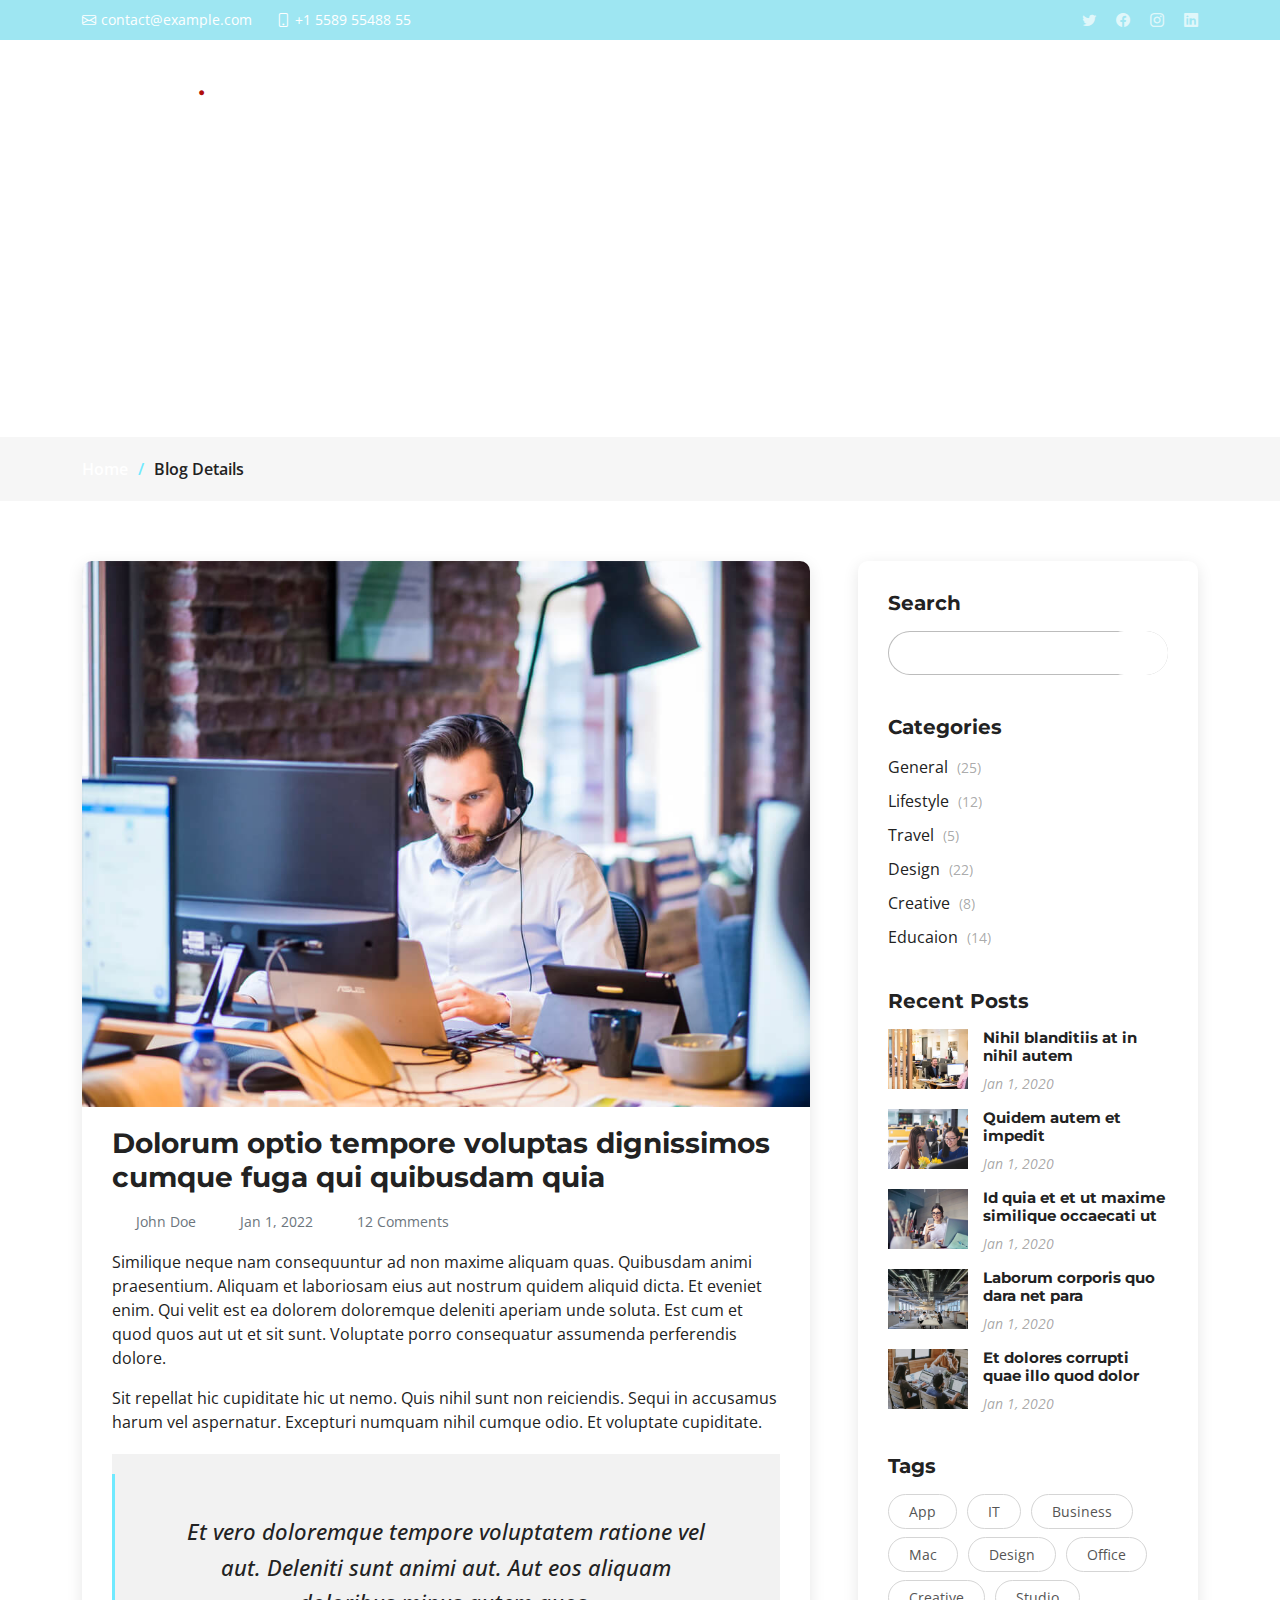
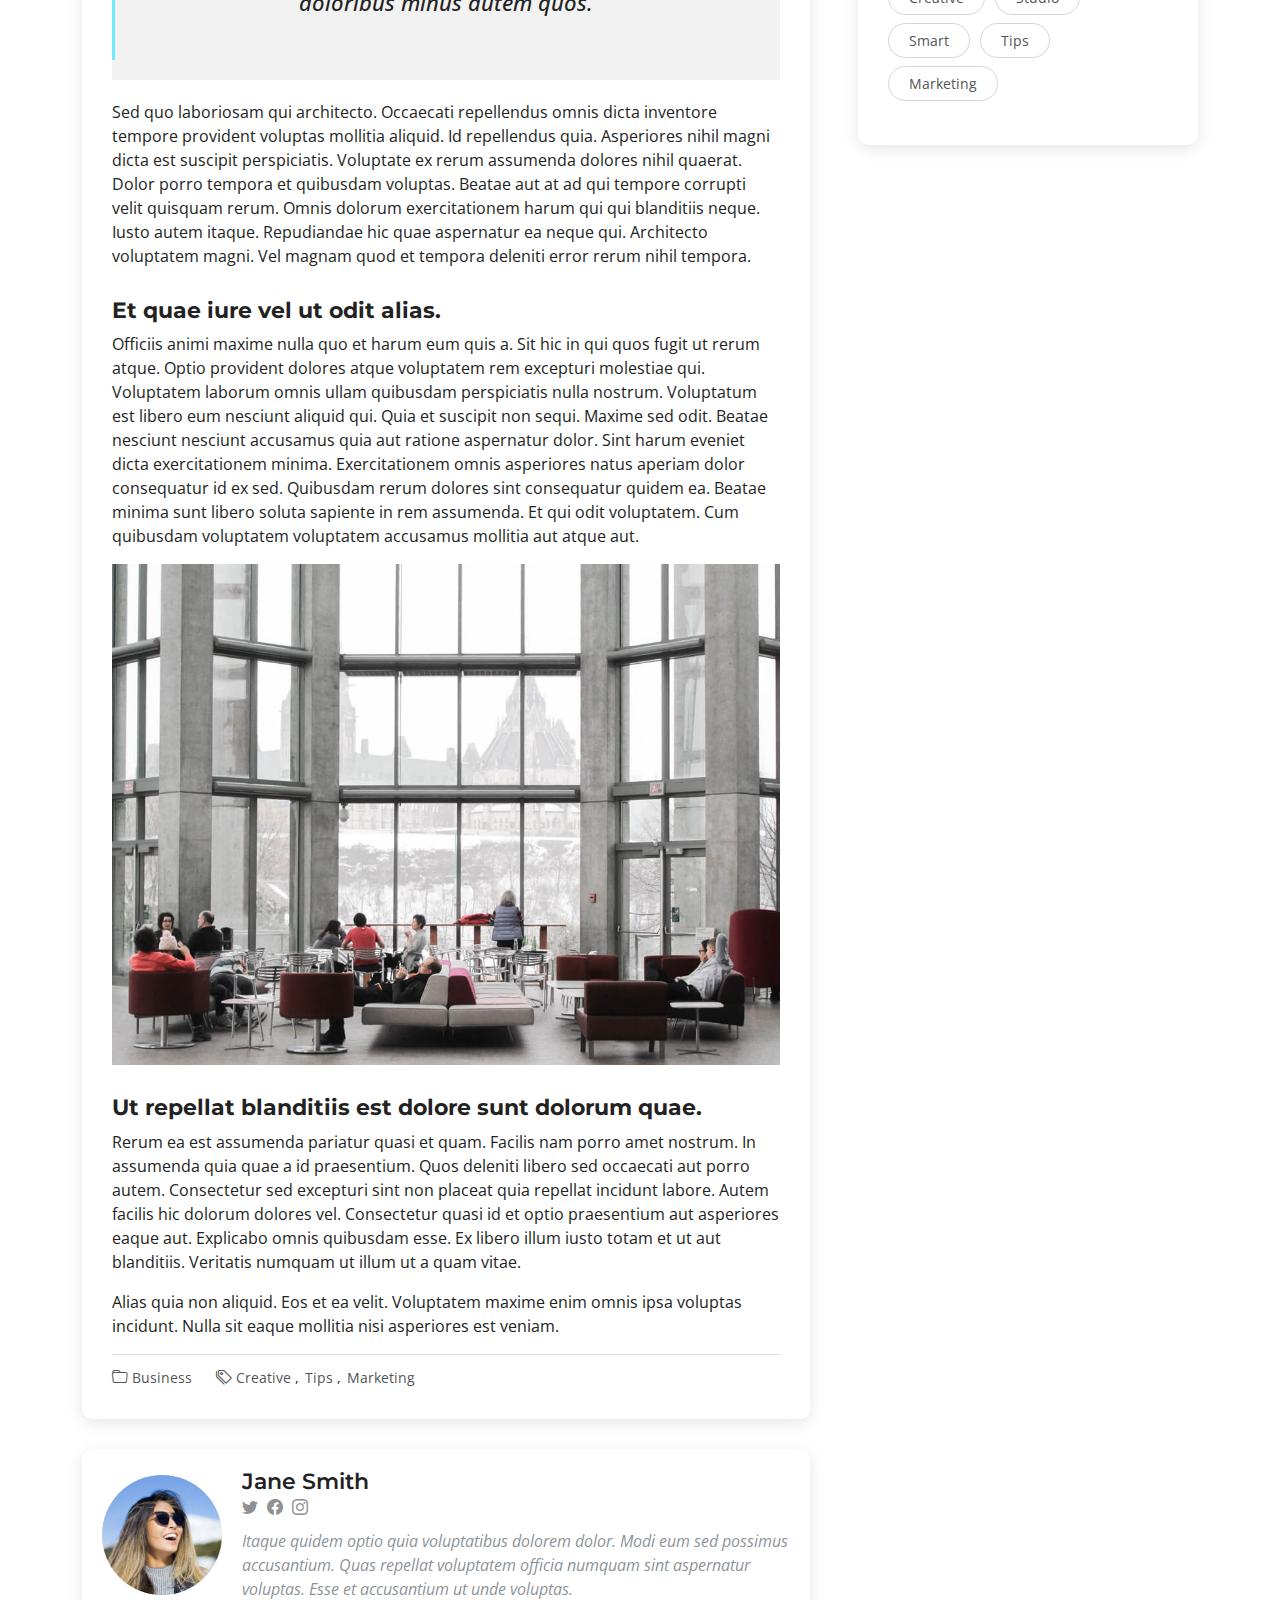
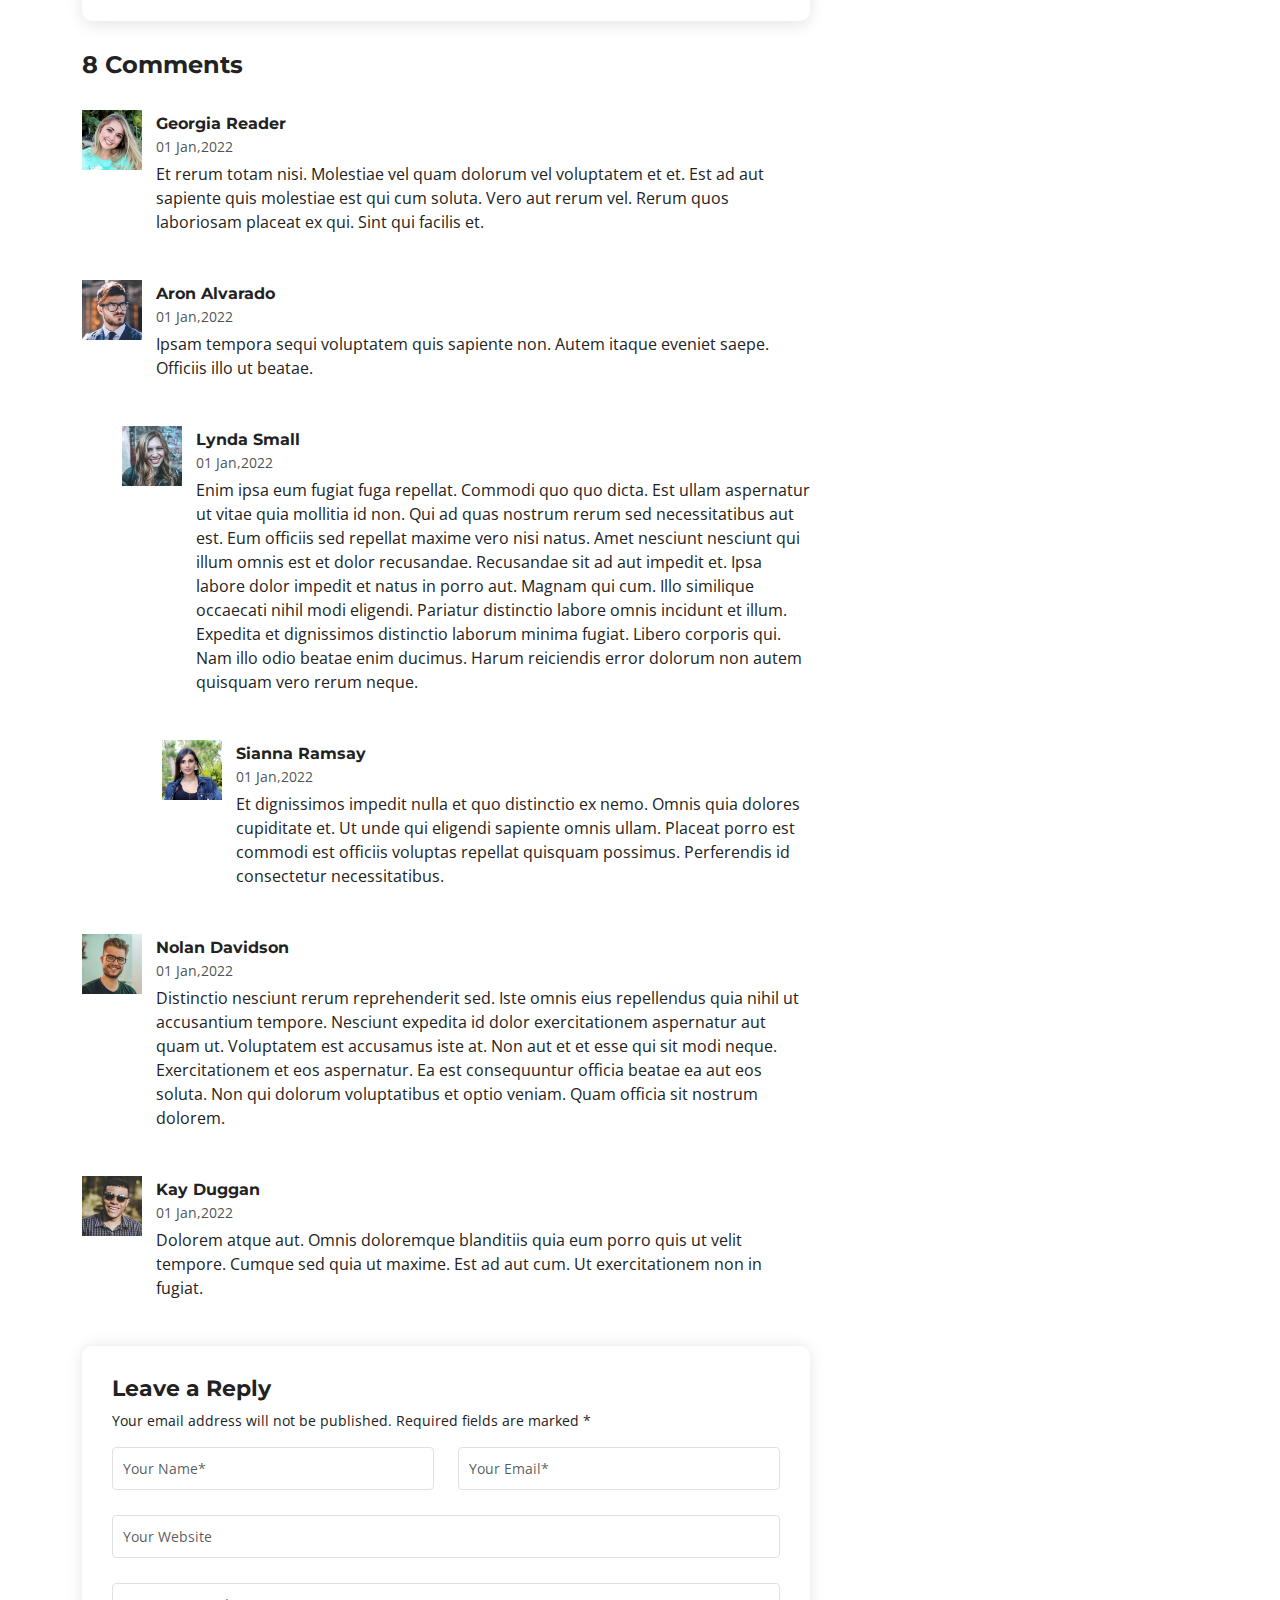
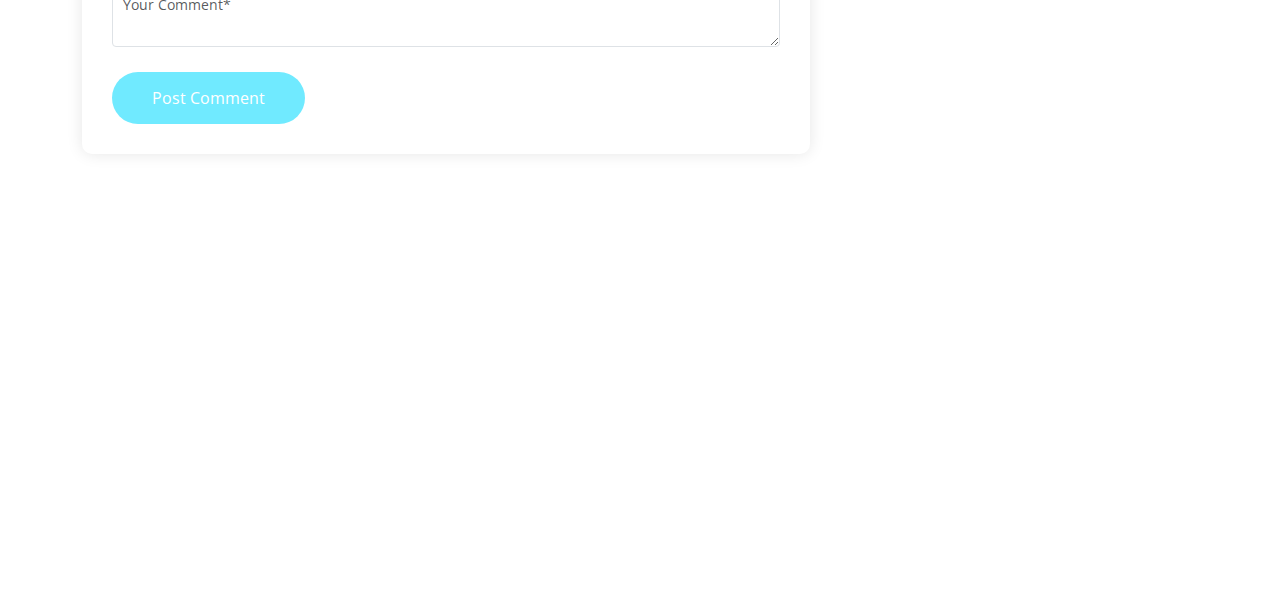
<file: templates/Impact/blog-details.html>
<!DOCTYPE html>
<html lang="en">

<head>
  <meta charset="utf-8">
  <meta content="width=device-width, initial-scale=1.0" name="viewport">

  <title>Impact Bootstrap Template - Blog Details</title>
  <meta content="" name="description">
  <meta content="" name="keywords">

  <!-- Favicons -->
  <link href="assets/img/favicon.png" rel="icon">
  <link href="assets/img/apple-touch-icon.png" rel="apple-touch-icon">

  <!-- Google Fonts -->
  <link rel="preconnect" href="https://fonts.googleapis.com">
  <link rel="preconnect" href="https://fonts.gstatic.com" crossorigin>
  <link href="https://fonts.googleapis.com/css2?family=Open+Sans:ital,wght@0,300;0,400;0,500;0,600;0,700;1,300;1,400;1,600;1,700&family=Montserrat:ital,wght@0,300;0,400;0,500;0,600;0,700;1,300;1,400;1,500;1,600;1,700&family=Raleway:ital,wght@0,300;0,400;0,500;0,600;0,700;1,300;1,400;1,500;1,600;1,700&display=swap" rel="stylesheet">

  <!-- Vendor CSS Files -->
  <link href="assets/vendor/bootstrap/css/bootstrap.min.css" rel="stylesheet">
  <link href="assets/vendor/bootstrap-icons/bootstrap-icons.css" rel="stylesheet">
  <link href="assets/vendor/aos/aos.css" rel="stylesheet">
  <link href="assets/vendor/glightbox/css/glightbox.min.css" rel="stylesheet">
  <link href="assets/vendor/swiper/swiper-bundle.min.css" rel="stylesheet">

  <!-- Template Main CSS File -->
  <link href="assets/css/main.css" rel="stylesheet">

  <!-- =======================================================
  * Template Name: Impact
  * Updated: Sep 18 2023 with Bootstrap v5.3.2
  * Template URL: https://bootstrapmade.com/impact-bootstrap-business-website-template/
  * Author: BootstrapMade.com
  * License: https://bootstrapmade.com/license/
  ======================================================== -->
</head>

<body>

  <!-- ======= Header ======= -->
  <section id="topbar" class="topbar d-flex align-items-center">
    <div class="container d-flex justify-content-center justify-content-md-between">
      <div class="contact-info d-flex align-items-center">
        <i class="bi bi-envelope d-flex align-items-center"><a href="mailto:contact@example.com">contact@example.com</a></i>
        <i class="bi bi-phone d-flex align-items-center ms-4"><span>+1 5589 55488 55</span></i>
      </div>
      <div class="social-links d-none d-md-flex align-items-center">
        <a href="#" class="twitter"><i class="bi bi-twitter"></i></a>
        <a href="#" class="facebook"><i class="bi bi-facebook"></i></a>
        <a href="#" class="instagram"><i class="bi bi-instagram"></i></a>
        <a href="#" class="linkedin"><i class="bi bi-linkedin"></i></i></a>
      </div>
    </div>
  </section><!-- End Top Bar -->

  <header id="header" class="header d-flex align-items-center">

    <div class="container-fluid container-xl d-flex align-items-center justify-content-between">
      <a href="index.html" class="logo d-flex align-items-center">
        <!-- Uncomment the line below if you also wish to use an image logo -->
        <!-- <img src="assets/img/logo.png" alt=""> -->
        <h1>Impact<span>.</span></h1>
      </a>
      <nav id="navbar" class="navbar">
        <ul>
          <li><a href="#hero">Home</a></li>
          <li><a href="#about">About</a></li>
          <li><a href="#services">Services</a></li>
          <li><a href="#portfolio">Portfolio</a></li>
          <li><a href="#team">Team</a></li>
          <li><a href="blog.html">Blog</a></li>
          <li class="dropdown"><a href="#"><span>Drop Down</span> <i class="bi bi-chevron-down dropdown-indicator"></i></a>
            <ul>
              <li><a href="#">Drop Down 1</a></li>
              <li class="dropdown"><a href="#"><span>Deep Drop Down</span> <i class="bi bi-chevron-down dropdown-indicator"></i></a>
                <ul>
                  <li><a href="#">Deep Drop Down 1</a></li>
                  <li><a href="#">Deep Drop Down 2</a></li>
                  <li><a href="#">Deep Drop Down 3</a></li>
                  <li><a href="#">Deep Drop Down 4</a></li>
                  <li><a href="#">Deep Drop Down 5</a></li>
                </ul>
              </li>
              <li><a href="#">Drop Down 2</a></li>
              <li><a href="#">Drop Down 3</a></li>
              <li><a href="#">Drop Down 4</a></li>
            </ul>
          </li>
          <li><a href="#contact">Contact</a></li>
        </ul>
      </nav><!-- .navbar -->

      <i class="mobile-nav-toggle mobile-nav-show bi bi-list"></i>
      <i class="mobile-nav-toggle mobile-nav-hide d-none bi bi-x"></i>

    </div>
  </header><!-- End Header -->
  <!-- End Header -->

  <main id="main">

    <!-- ======= Breadcrumbs ======= -->
    <div class="breadcrumbs">
      <div class="page-header d-flex align-items-center" style="background-image: url('');">
        <div class="container position-relative">
          <div class="row d-flex justify-content-center">
            <div class="col-lg-6 text-center">
              <h2>Blog Details</h2>
              <p>Odio et unde deleniti. Deserunt numquam exercitationem. Officiis quo odio sint voluptas consequatur ut a odio voluptatem. Sit dolorum debitis veritatis natus dolores. Quasi ratione sint. Sit quaerat ipsum dolorem.</p>
            </div>
          </div>
        </div>
      </div>
      <nav>
        <div class="container">
          <ol>
            <li><a href="index.html">Home</a></li>
            <li>Blog Details</li>
          </ol>
        </div>
      </nav>
    </div><!-- End Breadcrumbs -->

    <!-- ======= Blog Details Section ======= -->
    <section id="blog" class="blog">
      <div class="container" data-aos="fade-up">

        <div class="row g-5">

          <div class="col-lg-8">

            <article class="blog-details">

              <div class="post-img">
                <img src="assets/img/blog/blog-1.jpg" alt="" class="img-fluid">
              </div>

              <h2 class="title">Dolorum optio tempore voluptas dignissimos cumque fuga qui quibusdam quia</h2>

              <div class="meta-top">
                <ul>
                  <li class="d-flex align-items-center"><i class="bi bi-person"></i> <a href="blog-details.html">John Doe</a></li>
                  <li class="d-flex align-items-center"><i class="bi bi-clock"></i> <a href="blog-details.html"><time datetime="2020-01-01">Jan 1, 2022</time></a></li>
                  <li class="d-flex align-items-center"><i class="bi bi-chat-dots"></i> <a href="blog-details.html">12 Comments</a></li>
                </ul>
              </div><!-- End meta top -->

              <div class="content">
                <p>
                  Similique neque nam consequuntur ad non maxime aliquam quas. Quibusdam animi praesentium. Aliquam et laboriosam eius aut nostrum quidem aliquid dicta.
                  Et eveniet enim. Qui velit est ea dolorem doloremque deleniti aperiam unde soluta. Est cum et quod quos aut ut et sit sunt. Voluptate porro consequatur assumenda perferendis dolore.
                </p>

                <p>
                  Sit repellat hic cupiditate hic ut nemo. Quis nihil sunt non reiciendis. Sequi in accusamus harum vel aspernatur. Excepturi numquam nihil cumque odio. Et voluptate cupiditate.
                </p>

                <blockquote>
                  <p>
                    Et vero doloremque tempore voluptatem ratione vel aut. Deleniti sunt animi aut. Aut eos aliquam doloribus minus autem quos.
                  </p>
                </blockquote>

                <p>
                  Sed quo laboriosam qui architecto. Occaecati repellendus omnis dicta inventore tempore provident voluptas mollitia aliquid. Id repellendus quia. Asperiores nihil magni dicta est suscipit perspiciatis. Voluptate ex rerum assumenda dolores nihil quaerat.
                  Dolor porro tempora et quibusdam voluptas. Beatae aut at ad qui tempore corrupti velit quisquam rerum. Omnis dolorum exercitationem harum qui qui blanditiis neque.
                  Iusto autem itaque. Repudiandae hic quae aspernatur ea neque qui. Architecto voluptatem magni. Vel magnam quod et tempora deleniti error rerum nihil tempora.
                </p>

                <h3>Et quae iure vel ut odit alias.</h3>
                <p>
                  Officiis animi maxime nulla quo et harum eum quis a. Sit hic in qui quos fugit ut rerum atque. Optio provident dolores atque voluptatem rem excepturi molestiae qui. Voluptatem laborum omnis ullam quibusdam perspiciatis nulla nostrum. Voluptatum est libero eum nesciunt aliquid qui.
                  Quia et suscipit non sequi. Maxime sed odit. Beatae nesciunt nesciunt accusamus quia aut ratione aspernatur dolor. Sint harum eveniet dicta exercitationem minima. Exercitationem omnis asperiores natus aperiam dolor consequatur id ex sed. Quibusdam rerum dolores sint consequatur quidem ea.
                  Beatae minima sunt libero soluta sapiente in rem assumenda. Et qui odit voluptatem. Cum quibusdam voluptatem voluptatem accusamus mollitia aut atque aut.
                </p>
                <img src="assets/img/blog/blog-inside-post.jpg" class="img-fluid" alt="">

                <h3>Ut repellat blanditiis est dolore sunt dolorum quae.</h3>
                <p>
                  Rerum ea est assumenda pariatur quasi et quam. Facilis nam porro amet nostrum. In assumenda quia quae a id praesentium. Quos deleniti libero sed occaecati aut porro autem. Consectetur sed excepturi sint non placeat quia repellat incidunt labore. Autem facilis hic dolorum dolores vel.
                  Consectetur quasi id et optio praesentium aut asperiores eaque aut. Explicabo omnis quibusdam esse. Ex libero illum iusto totam et ut aut blanditiis. Veritatis numquam ut illum ut a quam vitae.
                </p>
                <p>
                  Alias quia non aliquid. Eos et ea velit. Voluptatem maxime enim omnis ipsa voluptas incidunt. Nulla sit eaque mollitia nisi asperiores est veniam.
                </p>

              </div><!-- End post content -->

              <div class="meta-bottom">
                <i class="bi bi-folder"></i>
                <ul class="cats">
                  <li><a href="#">Business</a></li>
                </ul>

                <i class="bi bi-tags"></i>
                <ul class="tags">
                  <li><a href="#">Creative</a></li>
                  <li><a href="#">Tips</a></li>
                  <li><a href="#">Marketing</a></li>
                </ul>
              </div><!-- End meta bottom -->

            </article><!-- End blog post -->

            <div class="post-author d-flex align-items-center">
              <img src="assets/img/blog/blog-author.jpg" class="rounded-circle flex-shrink-0" alt="">
              <div>
                <h4>Jane Smith</h4>
                <div class="social-links">
                  <a href="https://twitters.com/#"><i class="bi bi-twitter"></i></a>
                  <a href="https://facebook.com/#"><i class="bi bi-facebook"></i></a>
                  <a href="https://instagram.com/#"><i class="biu bi-instagram"></i></a>
                </div>
                <p>
                  Itaque quidem optio quia voluptatibus dolorem dolor. Modi eum sed possimus accusantium. Quas repellat voluptatem officia numquam sint aspernatur voluptas. Esse et accusantium ut unde voluptas.
                </p>
              </div>
            </div><!-- End post author -->

            <div class="comments">

              <h4 class="comments-count">8 Comments</h4>

              <div id="comment-1" class="comment">
                <div class="d-flex">
                  <div class="comment-img"><img src="assets/img/blog/comments-1.jpg" alt=""></div>
                  <div>
                    <h5><a href="">Georgia Reader</a> <a href="#" class="reply"><i class="bi bi-reply-fill"></i> Reply</a></h5>
                    <time datetime="2020-01-01">01 Jan,2022</time>
                    <p>
                      Et rerum totam nisi. Molestiae vel quam dolorum vel voluptatem et et. Est ad aut sapiente quis molestiae est qui cum soluta.
                      Vero aut rerum vel. Rerum quos laboriosam placeat ex qui. Sint qui facilis et.
                    </p>
                  </div>
                </div>
              </div><!-- End comment #1 -->

              <div id="comment-2" class="comment">
                <div class="d-flex">
                  <div class="comment-img"><img src="assets/img/blog/comments-2.jpg" alt=""></div>
                  <div>
                    <h5><a href="">Aron Alvarado</a> <a href="#" class="reply"><i class="bi bi-reply-fill"></i> Reply</a></h5>
                    <time datetime="2020-01-01">01 Jan,2022</time>
                    <p>
                      Ipsam tempora sequi voluptatem quis sapiente non. Autem itaque eveniet saepe. Officiis illo ut beatae.
                    </p>
                  </div>
                </div>

                <div id="comment-reply-1" class="comment comment-reply">
                  <div class="d-flex">
                    <div class="comment-img"><img src="assets/img/blog/comments-3.jpg" alt=""></div>
                    <div>
                      <h5><a href="">Lynda Small</a> <a href="#" class="reply"><i class="bi bi-reply-fill"></i> Reply</a></h5>
                      <time datetime="2020-01-01">01 Jan,2022</time>
                      <p>
                        Enim ipsa eum fugiat fuga repellat. Commodi quo quo dicta. Est ullam aspernatur ut vitae quia mollitia id non. Qui ad quas nostrum rerum sed necessitatibus aut est. Eum officiis sed repellat maxime vero nisi natus. Amet nesciunt nesciunt qui illum omnis est et dolor recusandae.

                        Recusandae sit ad aut impedit et. Ipsa labore dolor impedit et natus in porro aut. Magnam qui cum. Illo similique occaecati nihil modi eligendi. Pariatur distinctio labore omnis incidunt et illum. Expedita et dignissimos distinctio laborum minima fugiat.

                        Libero corporis qui. Nam illo odio beatae enim ducimus. Harum reiciendis error dolorum non autem quisquam vero rerum neque.
                      </p>
                    </div>
                  </div>

                  <div id="comment-reply-2" class="comment comment-reply">
                    <div class="d-flex">
                      <div class="comment-img"><img src="assets/img/blog/comments-4.jpg" alt=""></div>
                      <div>
                        <h5><a href="">Sianna Ramsay</a> <a href="#" class="reply"><i class="bi bi-reply-fill"></i> Reply</a></h5>
                        <time datetime="2020-01-01">01 Jan,2022</time>
                        <p>
                          Et dignissimos impedit nulla et quo distinctio ex nemo. Omnis quia dolores cupiditate et. Ut unde qui eligendi sapiente omnis ullam. Placeat porro est commodi est officiis voluptas repellat quisquam possimus. Perferendis id consectetur necessitatibus.
                        </p>
                      </div>
                    </div>

                  </div><!-- End comment reply #2-->

                </div><!-- End comment reply #1-->

              </div><!-- End comment #2-->

              <div id="comment-3" class="comment">
                <div class="d-flex">
                  <div class="comment-img"><img src="assets/img/blog/comments-5.jpg" alt=""></div>
                  <div>
                    <h5><a href="">Nolan Davidson</a> <a href="#" class="reply"><i class="bi bi-reply-fill"></i> Reply</a></h5>
                    <time datetime="2020-01-01">01 Jan,2022</time>
                    <p>
                      Distinctio nesciunt rerum reprehenderit sed. Iste omnis eius repellendus quia nihil ut accusantium tempore. Nesciunt expedita id dolor exercitationem aspernatur aut quam ut. Voluptatem est accusamus iste at.
                      Non aut et et esse qui sit modi neque. Exercitationem et eos aspernatur. Ea est consequuntur officia beatae ea aut eos soluta. Non qui dolorum voluptatibus et optio veniam. Quam officia sit nostrum dolorem.
                    </p>
                  </div>
                </div>

              </div><!-- End comment #3 -->

              <div id="comment-4" class="comment">
                <div class="d-flex">
                  <div class="comment-img"><img src="assets/img/blog/comments-6.jpg" alt=""></div>
                  <div>
                    <h5><a href="">Kay Duggan</a> <a href="#" class="reply"><i class="bi bi-reply-fill"></i> Reply</a></h5>
                    <time datetime="2020-01-01">01 Jan,2022</time>
                    <p>
                      Dolorem atque aut. Omnis doloremque blanditiis quia eum porro quis ut velit tempore. Cumque sed quia ut maxime. Est ad aut cum. Ut exercitationem non in fugiat.
                    </p>
                  </div>
                </div>

              </div><!-- End comment #4 -->

              <div class="reply-form">

                <h4>Leave a Reply</h4>
                <p>Your email address will not be published. Required fields are marked * </p>
                <form action="">
                  <div class="row">
                    <div class="col-md-6 form-group">
                      <input name="name" type="text" class="form-control" placeholder="Your Name*">
                    </div>
                    <div class="col-md-6 form-group">
                      <input name="email" type="text" class="form-control" placeholder="Your Email*">
                    </div>
                  </div>
                  <div class="row">
                    <div class="col form-group">
                      <input name="website" type="text" class="form-control" placeholder="Your Website">
                    </div>
                  </div>
                  <div class="row">
                    <div class="col form-group">
                      <textarea name="comment" class="form-control" placeholder="Your Comment*"></textarea>
                    </div>
                  </div>
                  <button type="submit" class="btn btn-primary">Post Comment</button>

                </form>

              </div>

            </div><!-- End blog comments -->

          </div>

          <div class="col-lg-4">

            <div class="sidebar">

              <div class="sidebar-item search-form">
                <h3 class="sidebar-title">Search</h3>
                <form action="" class="mt-3">
                  <input type="text">
                  <button type="submit"><i class="bi bi-search"></i></button>
                </form>
              </div><!-- End sidebar search formn-->

              <div class="sidebar-item categories">
                <h3 class="sidebar-title">Categories</h3>
                <ul class="mt-3">
                  <li><a href="#">General <span>(25)</span></a></li>
                  <li><a href="#">Lifestyle <span>(12)</span></a></li>
                  <li><a href="#">Travel <span>(5)</span></a></li>
                  <li><a href="#">Design <span>(22)</span></a></li>
                  <li><a href="#">Creative <span>(8)</span></a></li>
                  <li><a href="#">Educaion <span>(14)</span></a></li>
                </ul>
              </div><!-- End sidebar categories-->

              <div class="sidebar-item recent-posts">
                <h3 class="sidebar-title">Recent Posts</h3>

                <div class="mt-3">

                  <div class="post-item mt-3">
                    <img src="assets/img/blog/blog-recent-1.jpg" alt="">
                    <div>
                      <h4><a href="blog-details.html">Nihil blanditiis at in nihil autem</a></h4>
                      <time datetime="2020-01-01">Jan 1, 2020</time>
                    </div>
                  </div><!-- End recent post item-->

                  <div class="post-item">
                    <img src="assets/img/blog/blog-recent-2.jpg" alt="">
                    <div>
                      <h4><a href="blog-details.html">Quidem autem et impedit</a></h4>
                      <time datetime="2020-01-01">Jan 1, 2020</time>
                    </div>
                  </div><!-- End recent post item-->

                  <div class="post-item">
                    <img src="assets/img/blog/blog-recent-3.jpg" alt="">
                    <div>
                      <h4><a href="blog-details.html">Id quia et et ut maxime similique occaecati ut</a></h4>
                      <time datetime="2020-01-01">Jan 1, 2020</time>
                    </div>
                  </div><!-- End recent post item-->

                  <div class="post-item">
                    <img src="assets/img/blog/blog-recent-4.jpg" alt="">
                    <div>
                      <h4><a href="blog-details.html">Laborum corporis quo dara net para</a></h4>
                      <time datetime="2020-01-01">Jan 1, 2020</time>
                    </div>
                  </div><!-- End recent post item-->

                  <div class="post-item">
                    <img src="assets/img/blog/blog-recent-5.jpg" alt="">
                    <div>
                      <h4><a href="blog-details.html">Et dolores corrupti quae illo quod dolor</a></h4>
                      <time datetime="2020-01-01">Jan 1, 2020</time>
                    </div>
                  </div><!-- End recent post item-->

                </div>

              </div><!-- End sidebar recent posts-->

              <div class="sidebar-item tags">
                <h3 class="sidebar-title">Tags</h3>
                <ul class="mt-3">
                  <li><a href="#">App</a></li>
                  <li><a href="#">IT</a></li>
                  <li><a href="#">Business</a></li>
                  <li><a href="#">Mac</a></li>
                  <li><a href="#">Design</a></li>
                  <li><a href="#">Office</a></li>
                  <li><a href="#">Creative</a></li>
                  <li><a href="#">Studio</a></li>
                  <li><a href="#">Smart</a></li>
                  <li><a href="#">Tips</a></li>
                  <li><a href="#">Marketing</a></li>
                </ul>
              </div><!-- End sidebar tags-->

            </div><!-- End Blog Sidebar -->

          </div>
        </div>

      </div>
    </section><!-- End Blog Details Section -->

  </main><!-- End #main -->

  <!-- ======= Footer ======= -->
  <footer id="footer" class="footer">

    <div class="container">
      <div class="row gy-4">
        <div class="col-lg-5 col-md-12 footer-info">
          <a href="index.html" class="logo d-flex align-items-center">
            <span>Impact</span>
          </a>
          <p>Cras fermentum odio eu feugiat lide par naso tierra. Justo eget nada terra videa magna derita valies darta donna mare fermentum iaculis eu non diam phasellus.</p>
          <div class="social-links d-flex mt-4">
            <a href="#" class="twitter"><i class="bi bi-twitter"></i></a>
            <a href="#" class="facebook"><i class="bi bi-facebook"></i></a>
            <a href="#" class="instagram"><i class="bi bi-instagram"></i></a>
            <a href="#" class="linkedin"><i class="bi bi-linkedin"></i></a>
          </div>
        </div>

        <div class="col-lg-2 col-6 footer-links">
          <h4>Useful Links</h4>
          <ul>
            <li><a href="#">Home</a></li>
            <li><a href="#">About us</a></li>
            <li><a href="#">Services</a></li>
            <li><a href="#">Terms of service</a></li>
            <li><a href="#">Privacy policy</a></li>
          </ul>
        </div>

        <div class="col-lg-2 col-6 footer-links">
          <h4>Our Services</h4>
          <ul>
            <li><a href="#">Web Design</a></li>
            <li><a href="#">Web Development</a></li>
            <li><a href="#">Product Management</a></li>
            <li><a href="#">Marketing</a></li>
            <li><a href="#">Graphic Design</a></li>
          </ul>
        </div>

        <div class="col-lg-3 col-md-12 footer-contact text-center text-md-start">
          <h4>Contact Us</h4>
          <p>
            A108 Adam Street <br>
            New York, NY 535022<br>
            United States <br><br>
            <strong>Phone:</strong> +1 5589 55488 55<br>
            <strong>Email:</strong> info@example.com<br>
          </p>

        </div>

      </div>
    </div>

    <div class="container mt-4">
      <div class="copyright">
        &copy; Copyright <strong><span>Impact</span></strong>. All Rights Reserved
      </div>
      <div class="credits">
        <!-- All the links in the footer should remain intact. -->
        <!-- You can delete the links only if you purchased the pro version. -->
        <!-- Licensing information: https://bootstrapmade.com/license/ -->
        <!-- Purchase the pro version with working PHP/AJAX contact form: https://bootstrapmade.com/impact-bootstrap-business-website-template/ -->
        Designed by <a href="https://bootstrapmade.com/">BootstrapMade</a>
      </div>
    </div>

  </footer><!-- End Footer -->
  <!-- End Footer -->

  <a href="#" class="scroll-top d-flex align-items-center justify-content-center"><i class="bi bi-arrow-up-short"></i></a>

  <div id="preloader"></div>

  <!-- Vendor JS Files -->
  <script src="assets/vendor/bootstrap/js/bootstrap.bundle.min.js"></script>
  <script src="assets/vendor/aos/aos.js"></script>
  <script src="assets/vendor/glightbox/js/glightbox.min.js"></script>
  <script src="assets/vendor/purecounter/purecounter_vanilla.js"></script>
  <script src="assets/vendor/swiper/swiper-bundle.min.js"></script>
  <script src="assets/vendor/isotope-layout/isotope.pkgd.min.js"></script>
  <script src="assets/vendor/php-email-form/validate.js"></script>

  <!-- Template Main JS File -->
  <script src="assets/js/main.js"></script>

</body>

</html>
</file>
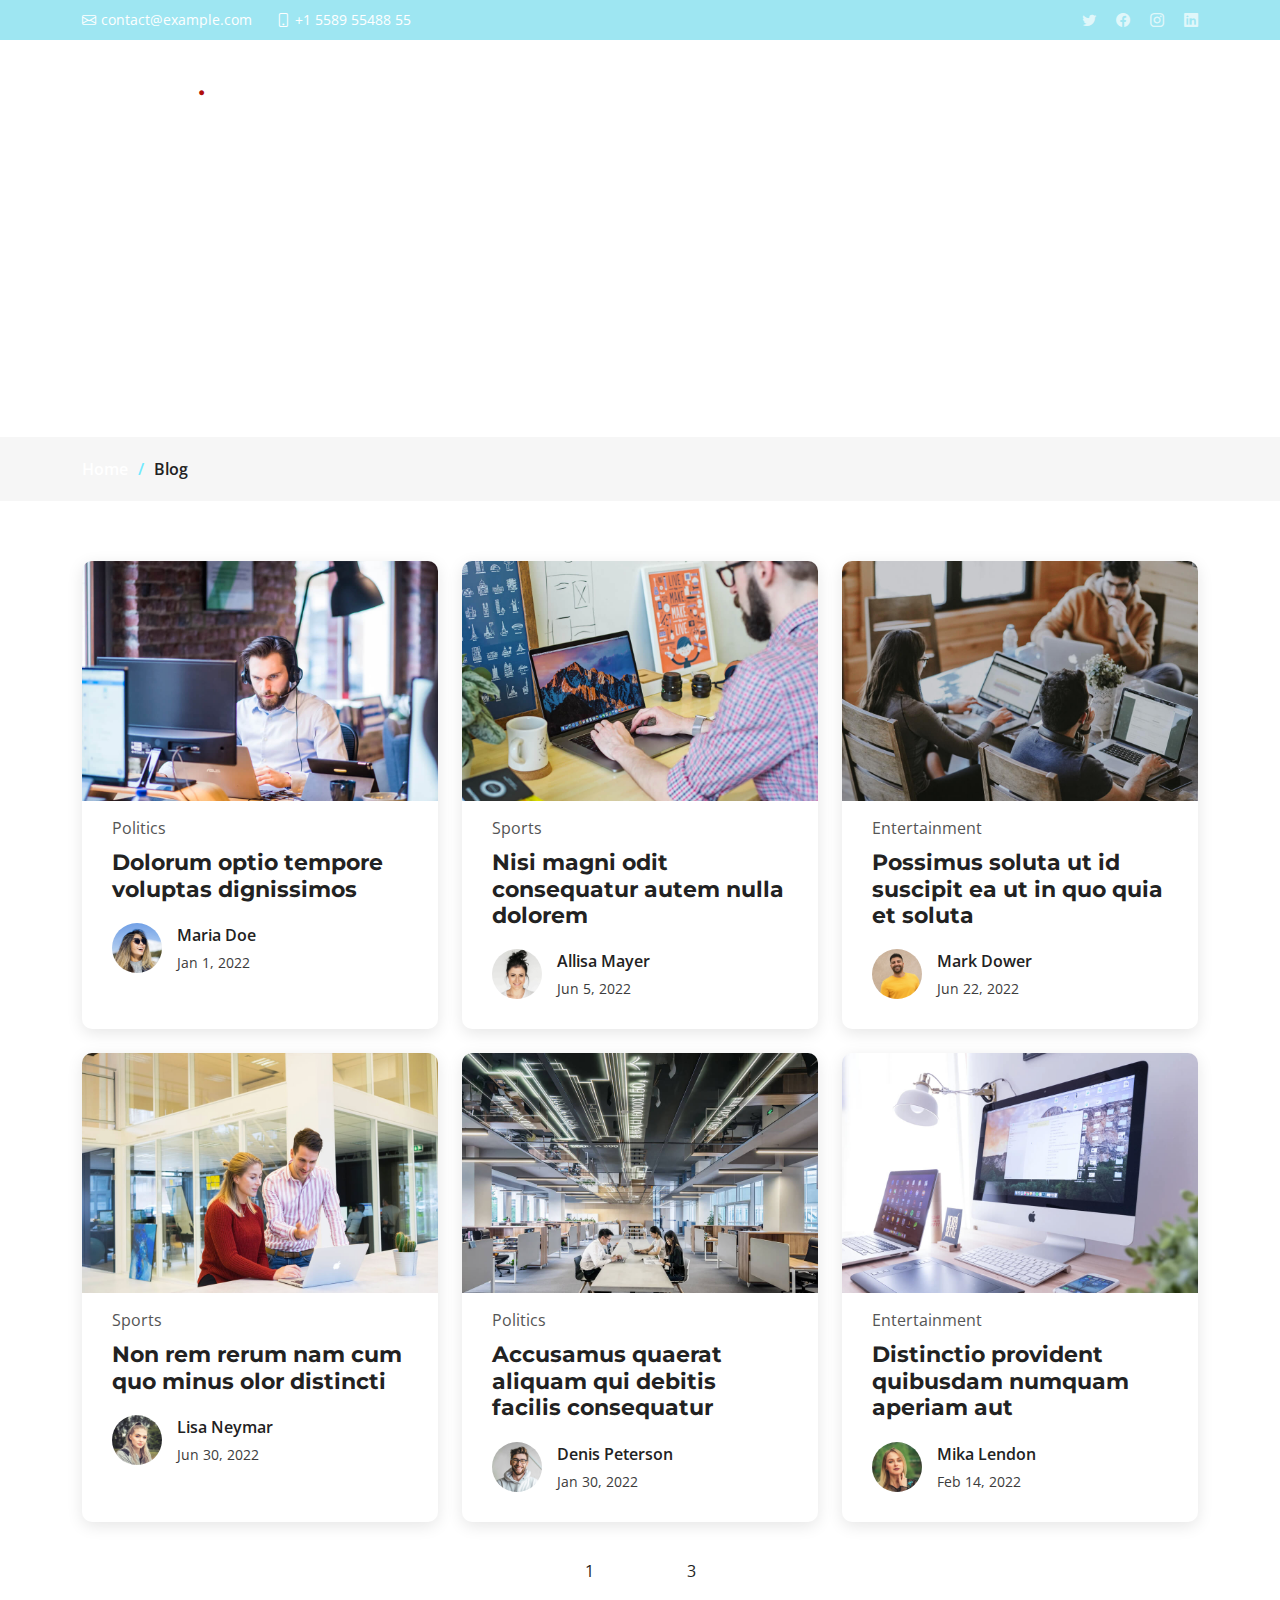
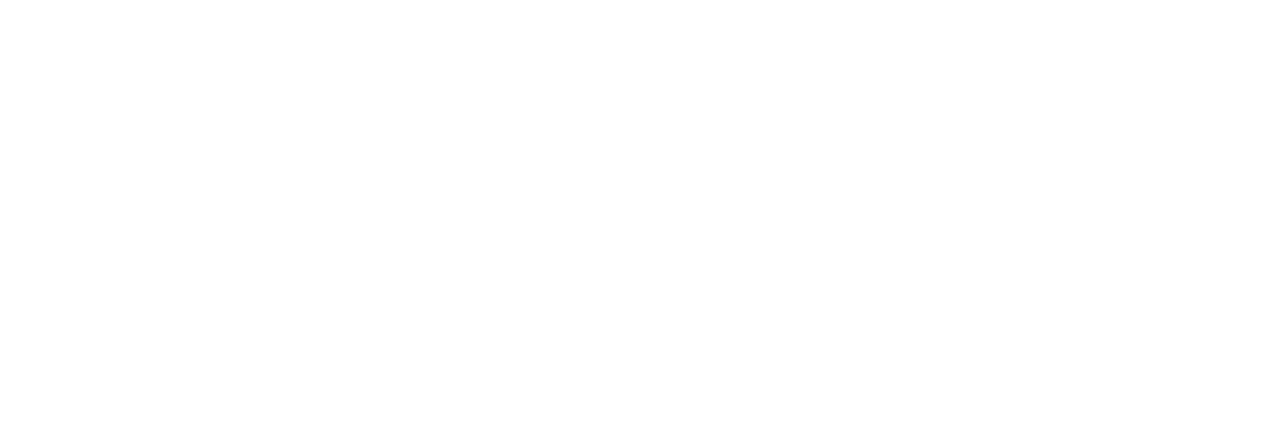
<file: templates/Impact/blog.html>
<!DOCTYPE html>
<html lang="en">

<head>
  <meta charset="utf-8">
  <meta content="width=device-width, initial-scale=1.0" name="viewport">

  <title>Impact Bootstrap Template - Blog</title>
  <meta content="" name="description">
  <meta content="" name="keywords">

  <!-- Favicons -->
  <link href="assets/img/favicon.png" rel="icon">
  <link href="assets/img/apple-touch-icon.png" rel="apple-touch-icon">

  <!-- Google Fonts -->
  <link rel="preconnect" href="https://fonts.googleapis.com">
  <link rel="preconnect" href="https://fonts.gstatic.com" crossorigin>
  <link href="https://fonts.googleapis.com/css2?family=Open+Sans:ital,wght@0,300;0,400;0,500;0,600;0,700;1,300;1,400;1,600;1,700&family=Montserrat:ital,wght@0,300;0,400;0,500;0,600;0,700;1,300;1,400;1,500;1,600;1,700&family=Raleway:ital,wght@0,300;0,400;0,500;0,600;0,700;1,300;1,400;1,500;1,600;1,700&display=swap" rel="stylesheet">

  <!-- Vendor CSS Files -->
  <link href="assets/vendor/bootstrap/css/bootstrap.min.css" rel="stylesheet">
  <link href="assets/vendor/bootstrap-icons/bootstrap-icons.css" rel="stylesheet">
  <link href="assets/vendor/aos/aos.css" rel="stylesheet">
  <link href="assets/vendor/glightbox/css/glightbox.min.css" rel="stylesheet">
  <link href="assets/vendor/swiper/swiper-bundle.min.css" rel="stylesheet">

  <!-- Template Main CSS File -->
  <link href="assets/css/main.css" rel="stylesheet">

  <!-- =======================================================
  * Template Name: Impact
  * Updated: Sep 18 2023 with Bootstrap v5.3.2
  * Template URL: https://bootstrapmade.com/impact-bootstrap-business-website-template/
  * Author: BootstrapMade.com
  * License: https://bootstrapmade.com/license/
  ======================================================== -->
</head>

<body>

  <!-- ======= Header ======= -->
  <section id="topbar" class="topbar d-flex align-items-center">
    <div class="container d-flex justify-content-center justify-content-md-between">
      <div class="contact-info d-flex align-items-center">
        <i class="bi bi-envelope d-flex align-items-center"><a href="mailto:contact@example.com">contact@example.com</a></i>
        <i class="bi bi-phone d-flex align-items-center ms-4"><span>+1 5589 55488 55</span></i>
      </div>
      <div class="social-links d-none d-md-flex align-items-center">
        <a href="#" class="twitter"><i class="bi bi-twitter"></i></a>
        <a href="#" class="facebook"><i class="bi bi-facebook"></i></a>
        <a href="#" class="instagram"><i class="bi bi-instagram"></i></a>
        <a href="#" class="linkedin"><i class="bi bi-linkedin"></i></i></a>
      </div>
    </div>
  </section><!-- End Top Bar -->

  <header id="header" class="header d-flex align-items-center">

    <div class="container-fluid container-xl d-flex align-items-center justify-content-between">
      <a href="index.html" class="logo d-flex align-items-center">
        <!-- Uncomment the line below if you also wish to use an image logo -->
        <!-- <img src="assets/img/logo.png" alt=""> -->
        <h1>Impact<span>.</span></h1>
      </a>
      <nav id="navbar" class="navbar">
        <ul>
          <li><a href="#hero">Home</a></li>
          <li><a href="#about">About</a></li>
          <li><a href="#services">Services</a></li>
          <li><a href="#portfolio">Portfolio</a></li>
          <li><a href="#team">Team</a></li>
          <li><a href="blog.html">Blog</a></li>
          <li class="dropdown"><a href="#"><span>Drop Down</span> <i class="bi bi-chevron-down dropdown-indicator"></i></a>
            <ul>
              <li><a href="#">Drop Down 1</a></li>
              <li class="dropdown"><a href="#"><span>Deep Drop Down</span> <i class="bi bi-chevron-down dropdown-indicator"></i></a>
                <ul>
                  <li><a href="#">Deep Drop Down 1</a></li>
                  <li><a href="#">Deep Drop Down 2</a></li>
                  <li><a href="#">Deep Drop Down 3</a></li>
                  <li><a href="#">Deep Drop Down 4</a></li>
                  <li><a href="#">Deep Drop Down 5</a></li>
                </ul>
              </li>
              <li><a href="#">Drop Down 2</a></li>
              <li><a href="#">Drop Down 3</a></li>
              <li><a href="#">Drop Down 4</a></li>
            </ul>
          </li>
          <li><a href="#contact">Contact</a></li>
        </ul>
      </nav><!-- .navbar -->

      <i class="mobile-nav-toggle mobile-nav-show bi bi-list"></i>
      <i class="mobile-nav-toggle mobile-nav-hide d-none bi bi-x"></i>

    </div>
  </header><!-- End Header -->
  <!-- End Header -->

  <main id="main">

    <!-- ======= Breadcrumbs ======= -->
    <div class="breadcrumbs">
      <div class="page-header d-flex align-items-center" style="background-image: url('');">
        <div class="container position-relative">
          <div class="row d-flex justify-content-center">
            <div class="col-lg-6 text-center">
              <h2>Blog</h2>
              <p>Odio et unde deleniti. Deserunt numquam exercitationem. Officiis quo odio sint voluptas consequatur ut a odio voluptatem. Sit dolorum debitis veritatis natus dolores. Quasi ratione sint. Sit quaerat ipsum dolorem.</p>
            </div>
          </div>
        </div>
      </div>
      <nav>
        <div class="container">
          <ol>
            <li><a href="index.html">Home</a></li>
            <li>Blog</li>
          </ol>
        </div>
      </nav>
    </div><!-- End Breadcrumbs -->

    <!-- ======= Blog Section ======= -->
    <section id="blog" class="blog">
      <div class="container" data-aos="fade-up">

        <div class="row gy-4 posts-list">

          <div class="col-xl-4 col-md-6">
            <article>

              <div class="post-img">
                <img src="assets/img/blog/blog-1.jpg" alt="" class="img-fluid">
              </div>

              <p class="post-category">Politics</p>

              <h2 class="title">
                <a href="blog-details.html">Dolorum optio tempore voluptas dignissimos</a>
              </h2>

              <div class="d-flex align-items-center">
                <img src="assets/img/blog/blog-author.jpg" alt="" class="img-fluid post-author-img flex-shrink-0">
                <div class="post-meta">
                  <p class="post-author-list">Maria Doe</p>
                  <p class="post-date">
                    <time datetime="2022-01-01">Jan 1, 2022</time>
                  </p>
                </div>
              </div>

            </article>
          </div><!-- End post list item -->

          <div class="col-xl-4 col-md-6">
            <article>

              <div class="post-img">
                <img src="assets/img/blog/blog-2.jpg" alt="" class="img-fluid">
              </div>

              <p class="post-category">Sports</p>

              <h2 class="title">
                <a href="blog-details.html">Nisi magni odit consequatur autem nulla dolorem</a>
              </h2>

              <div class="d-flex align-items-center">
                <img src="assets/img/blog/blog-author-2.jpg" alt="" class="img-fluid post-author-img flex-shrink-0">
                <div class="post-meta">
                  <p class="post-author-list">Allisa Mayer</p>
                  <p class="post-date">
                    <time datetime="2022-01-01">Jun 5, 2022</time>
                  </p>
                </div>
              </div>

            </article>
          </div><!-- End post list item -->

          <div class="col-xl-4 col-md-6">
            <article>

              <div class="post-img">
                <img src="assets/img/blog/blog-3.jpg" alt="" class="img-fluid">
              </div>

              <p class="post-category">Entertainment</p>

              <h2 class="title">
                <a href="blog-details.html">Possimus soluta ut id suscipit ea ut in quo quia et soluta</a>
              </h2>

              <div class="d-flex align-items-center">
                <img src="assets/img/blog/blog-author-3.jpg" alt="" class="img-fluid post-author-img flex-shrink-0">
                <div class="post-meta">
                  <p class="post-author-list">Mark Dower</p>
                  <p class="post-date">
                    <time datetime="2022-01-01">Jun 22, 2022</time>
                  </p>
                </div>
              </div>

            </article>
          </div><!-- End post list item -->

          <div class="col-xl-4 col-md-6">
            <article>

              <div class="post-img">
                <img src="assets/img/blog/blog-4.jpg" alt="" class="img-fluid">
              </div>

              <p class="post-category">Sports</p>

              <h2 class="title">
                <a href="blog-details.html">Non rem rerum nam cum quo minus olor distincti</a>
              </h2>

              <div class="d-flex align-items-center">
                <img src="assets/img/blog/blog-author-4.jpg" alt="" class="img-fluid post-author-img flex-shrink-0">
                <div class="post-meta">
                  <p class="post-author-list">Lisa Neymar</p>
                  <p class="post-date">
                    <time datetime="2022-01-01">Jun 30, 2022</time>
                  </p>
                </div>
              </div>

            </article>
          </div><!-- End post list item -->

          <div class="col-xl-4 col-md-6">
            <article>

              <div class="post-img">
                <img src="assets/img/blog/blog-5.jpg" alt="" class="img-fluid">
              </div>

              <p class="post-category">Politics</p>

              <h2 class="title">
                <a href="blog-details.html">Accusamus quaerat aliquam qui debitis facilis consequatur</a>
              </h2>

              <div class="d-flex align-items-center">
                <img src="assets/img/blog/blog-author-5.jpg" alt="" class="img-fluid post-author-img flex-shrink-0">
                <div class="post-meta">
                  <p class="post-author-list">Denis Peterson</p>
                  <p class="post-date">
                    <time datetime="2022-01-01">Jan 30, 2022</time>
                  </p>
                </div>
              </div>

            </article>
          </div><!-- End post list item -->

          <div class="col-xl-4 col-md-6">
            <article>

              <div class="post-img">
                <img src="assets/img/blog/blog-6.jpg" alt="" class="img-fluid">
              </div>

              <p class="post-category">Entertainment</p>

              <h2 class="title">
                <a href="blog-details.html">Distinctio provident quibusdam numquam aperiam aut</a>
              </h2>

              <div class="d-flex align-items-center">
                <img src="assets/img/blog/blog-author-6.jpg" alt="" class="img-fluid post-author-img flex-shrink-0">
                <div class="post-meta">
                  <p class="post-author-list">Mika Lendon</p>
                  <p class="post-date">
                    <time datetime="2022-01-01">Feb 14, 2022</time>
                  </p>
                </div>
              </div>

            </article>
          </div><!-- End post list item -->

        </div><!-- End blog posts list -->

        <div class="blog-pagination">
          <ul class="justify-content-center">
            <li><a href="#">1</a></li>
            <li class="active"><a href="#">2</a></li>
            <li><a href="#">3</a></li>
          </ul>
        </div><!-- End blog pagination -->

      </div>
    </section><!-- End Blog Section -->

  </main><!-- End #main -->

  <!-- ======= Footer ======= -->
  <footer id="footer" class="footer">

    <div class="container">
      <div class="row gy-4">
        <div class="col-lg-5 col-md-12 footer-info">
          <a href="index.html" class="logo d-flex align-items-center">
            <span>Impact</span>
          </a>
          <p>Cras fermentum odio eu feugiat lide par naso tierra. Justo eget nada terra videa magna derita valies darta donna mare fermentum iaculis eu non diam phasellus.</p>
          <div class="social-links d-flex mt-4">
            <a href="#" class="twitter"><i class="bi bi-twitter"></i></a>
            <a href="#" class="facebook"><i class="bi bi-facebook"></i></a>
            <a href="#" class="instagram"><i class="bi bi-instagram"></i></a>
            <a href="#" class="linkedin"><i class="bi bi-linkedin"></i></a>
          </div>
        </div>

        <div class="col-lg-2 col-6 footer-links">
          <h4>Useful Links</h4>
          <ul>
            <li><a href="#">Home</a></li>
            <li><a href="#">About us</a></li>
            <li><a href="#">Services</a></li>
            <li><a href="#">Terms of service</a></li>
            <li><a href="#">Privacy policy</a></li>
          </ul>
        </div>

        <div class="col-lg-2 col-6 footer-links">
          <h4>Our Services</h4>
          <ul>
            <li><a href="#">Web Design</a></li>
            <li><a href="#">Web Development</a></li>
            <li><a href="#">Product Management</a></li>
            <li><a href="#">Marketing</a></li>
            <li><a href="#">Graphic Design</a></li>
          </ul>
        </div>

        <div class="col-lg-3 col-md-12 footer-contact text-center text-md-start">
          <h4>Contact Us</h4>
          <p>
            A108 Adam Street <br>
            New York, NY 535022<br>
            United States <br><br>
            <strong>Phone:</strong> +1 5589 55488 55<br>
            <strong>Email:</strong> info@example.com<br>
          </p>

        </div>

      </div>
    </div>

    <div class="container mt-4">
      <div class="copyright">
        &copy; Copyright <strong><span>Impact</span></strong>. All Rights Reserved
      </div>
      <div class="credits">
        <!-- All the links in the footer should remain intact. -->
        <!-- You can delete the links only if you purchased the pro version. -->
        <!-- Licensing information: https://bootstrapmade.com/license/ -->
        <!-- Purchase the pro version with working PHP/AJAX contact form: https://bootstrapmade.com/impact-bootstrap-business-website-template/ -->
        Designed by <a href="https://bootstrapmade.com/">BootstrapMade</a>
      </div>
    </div>

  </footer><!-- End Footer -->
  <!-- End Footer -->

  <a href="#" class="scroll-top d-flex align-items-center justify-content-center"><i class="bi bi-arrow-up-short"></i></a>

  <div id="preloader"></div>

  <!-- Vendor JS Files -->
  <script src="assets/vendor/bootstrap/js/bootstrap.bundle.min.js"></script>
  <script src="assets/vendor/aos/aos.js"></script>
  <script src="assets/vendor/glightbox/js/glightbox.min.js"></script>
  <script src="assets/vendor/purecounter/purecounter_vanilla.js"></script>
  <script src="assets/vendor/swiper/swiper-bundle.min.js"></script>
  <script src="assets/vendor/isotope-layout/isotope.pkgd.min.js"></script>
  <script src="assets/vendor/php-email-form/validate.js"></script>

  <!-- Template Main JS File -->
  <script src="assets/js/main.js"></script>

</body>

</html>
</file>
<file: templates/Impact/assets/css/main.css>
/**
* Template Name: Impact
* Updated: Sep 18 2023 with Bootstrap v5.3.2
* Template URL: https://bootstrapmade.com/impact-bootstrap-business-website-template/
* Author: BootstrapMade.com
* License: https://bootstrapmade.com/license/
*/

/*--------------------------------------------------------------
# Set main reusable colors and fonts using CSS variables
# Learn more about CSS variables at https://developer.mozilla.org/en-US/docs/Web/CSS/Using_CSS_custom_properties
--------------------------------------------------------------*/
/* Fonts */
:root {
  --font-default: "Open Sans", system-ui, -apple-system, "Segoe UI", Roboto, "Helvetica Neue", Arial, "Noto Sans", "Liberation Sans", sans-serif, "Apple Color Emoji", "Segoe UI Emoji", "Segoe UI Symbol", "Noto Color Emoji";
  --font-primary: "Montserrat", sans-serif;
  --font-secondary: "Poppins", sans-serif;
}

/* Colors */
:root {
  --color-default: #222222;
  --color-primary: #ffffff;
  --color-secondary: #70eaff;
}

/* Smooth scroll behavior */
:root {
  scroll-behavior: smooth;
}

/*--------------------------------------------------------------
# General
--------------------------------------------------------------*/
body {
  font-family: var(--font-default);
  color: var(--color-default);
}

a {
  color: var(--color-primary);
  text-decoration: none;
}

a:hover {
  color: #9EE6F2;
  text-decoration: none;
}

h1,
h2,
h3,
h4,
h5,
h6 {
  font-family: var(--font-primary);
}

/*--------------------------------------------------------------
# Sections & Section Header
--------------------------------------------------------------*/
section {
  padding: 60px 0;
  overflow: hidden;
}

.sections-bg {
  background-color: #f6f6f6;
}

.section-header {
  text-align: center;
  padding-bottom: 60px;
}

.section-header h2 {
  font-size: 32px;
  font-weight: 600;
  margin-bottom: 20px;
  padding-bottom: 20px;
  position: relative;
}

.section-header h2:after {
  content: "";
  position: absolute;
  display: block;
  width: 50px;
  height: 3px;
  background: var(--color-primary);
  left: 0;
  right: 0;
  bottom: 0;
  margin: auto;
}

.section-header p {
  margin-bottom: 0;
  color: #6f6f6f;
}

/*--------------------------------------------------------------
# Breadcrumbs
--------------------------------------------------------------*/
.breadcrumbs .page-header {
  padding: 60px 0 60px 0;
  min-height: 20vh;
  position: relative;
  background-color: var(--color-primary);
}

.breadcrumbs .page-header h2 {
  font-size: 56px;
  font-weight: 500;
  color: #fff;
  font-family: var(--font-secondary);
}

.breadcrumbs .page-header p {
  color: rgba(255, 255, 255, 0.8);
}

.breadcrumbs nav {
  background-color: #f6f6f6;
  padding: 20px 0;
}

.breadcrumbs nav ol {
  display: flex;
  flex-wrap: wrap;
  list-style: none;
  margin: 0;
  padding: 0;
  font-size: 16px;
  font-weight: 600;
  color: var(--color-default);
}

.breadcrumbs nav ol a {
  color: var(--color-primary);
  transition: 0.3s;
}

.breadcrumbs nav ol a:hover {
  text-decoration: underline;
}

.breadcrumbs nav ol li+li {
  padding-left: 10px;
}

.breadcrumbs nav ol li+li::before {
  display: inline-block;
  padding-right: 10px;
  color: var(--color-secondary);
  content: "/";
}

/*--------------------------------------------------------------
# Scroll top button
--------------------------------------------------------------*/
.scroll-top {
  position: fixed;
  visibility: hidden;
  opacity: 0;
  right: 15px;
  bottom: -15px;
  z-index: 99999;
  background: var(--color-secondary);
  width: 44px;
  height: 44px;
  border-radius: 50px;
  transition: all 0.4s;
}

.scroll-top i {
  font-size: 24px;
  color: #fff;
  line-height: 0;
}

.scroll-top:hover {
  background: rgba(248, 90, 64, 0.8);
  color: #fff;
}

.scroll-top.active {
  visibility: visible;
  opacity: 1;
  bottom: 15px;
}

/*--------------------------------------------------------------
# Preloader
--------------------------------------------------------------*/
#preloader {
  position: fixed;
  inset: 0;
  z-index: 999999;
  overflow: hidden;
  background: #fff;
  transition: all 0.6s ease-out;
}

#preloader:before {
  content: "";
  position: fixed;
  top: calc(50% - 30px);
  left: calc(50% - 30px);
  border: 6px solid #fff;
  border-color: var(--color-primary) transparent var(--color-primary) transparent;
  border-radius: 50%;
  width: 60px;
  height: 60px;
  animation: animate-preloader 1.5s linear infinite;
}

@keyframes animate-preloader {
  0% {
    transform: rotate(0deg);
  }

  100% {
    transform: rotate(360deg);
  }
}

/*--------------------------------------------------------------
# Disable aos animation delay on mobile devices
--------------------------------------------------------------*/
@media screen and (max-width: 768px) {
  [data-aos-delay] {
    transition-delay: 0 !important;
  }
}

/*--------------------------------------------------------------
# Header
--------------------------------------------------------------*/
.topbar {
  background: #9EE6F2;
  height: 40px;
  font-size: 14px;
  transition: all 0.5s;
  color: #fff;
  padding: 0;
}

.topbar .contact-info i {
  font-style: normal;
  color: #fff;
  line-height: 0;
}

.topbar .contact-info i a,
.topbar .contact-info i span {
  padding-left: 5px;
  color: #fff;
}

@media (max-width: 575px) {

  .topbar .contact-info i a,
  .topbar .contact-info i span {
    font-size: 13px;
  }
}

.topbar .contact-info i a {
  line-height: 0;
  transition: 0.3s;
}

.topbar .contact-info i a:hover {
  color: #fff;
  text-decoration: underline;
}

.topbar .social-links a {
  color: rgba(255, 255, 255, 0.7);
  line-height: 0;
  transition: 0.3s;
  margin-left: 20px;
}

.topbar .social-links a:hover {
  color: #fff;
}

.header {
  transition: all 0.5s;
  z-index: 997;
  height: 90px;
  background-color: var(--color-primary);
}

.header.sticked {
  position: fixed;
  top: 0;
  right: 0;
  left: 0;
  height: 70px;
  box-shadow: 0px 2px 20px rgba(0, 0, 0, 0.1);
}

.header .logo img {
  max-height: 40px;
  margin-right: 6px;
}

.header .logo h1 {
  font-size: 30px;
  margin: 0;
  font-weight: 600;
  letter-spacing: 0.8px;
  color: #fff;
  font-family: var(--font-primary);
}

.header .logo h1 span {
  color: #B00E0A;
}

.sticked-header-offset {
  margin-top: 70px;
}

section {
  scroll-margin-top: 70px;
}

/*--------------------------------------------------------------
# Desktop Navigation
--------------------------------------------------------------*/
@media (min-width: 1280px) {
  .navbar {
    padding: 0;
  }

  .navbar ul {
    margin: 0;
    padding: 0;
    display: flex;
    list-style: none;
    align-items: center;
  }

  .navbar li {
    position: relative;
  }

  .navbar>ul>li {
    white-space: nowrap;
    padding: 10px 0 10px 28px;
  }

  .navbar a,
  .navbar a:focus {
    display: flex;
    align-items: center;
    justify-content: space-between;
    padding: 0 3px;
    font-family: var(--font-secondary);
    font-size: 16px;
    font-weight: 600;
    color: rgba(255, 255, 255, 0.6);
    white-space: nowrap;
    transition: 0.3s;
    position: relative;
  }

  .navbar a i,
  .navbar a:focus i {
    font-size: 12px;
    line-height: 0;
    margin-left: 5px;
  }

  .navbar>ul>li>a:before {
    content: "";
    position: absolute;
    width: 100%;
    height: 2px;
    bottom: -6px;
    left: 0;
    background-color: var(--color-secondary);
    visibility: hidden;
    width: 0px;
    transition: all 0.3s ease-in-out 0s;
  }

  .navbar a:hover:before,
  .navbar li:hover>a:before,
  .navbar .active:before {
    visibility: visible;
    width: 100%;
  }

  .navbar a:hover,
  .navbar .active,
  .navbar .active:focus,
  .navbar li:hover>a {
    color: #fff;
  }

  .navbar .dropdown ul {
    display: block;
    position: absolute;
    left: 28px;
    top: calc(100% + 30px);
    margin: 0;
    padding: 10px 0;
    z-index: 99;
    opacity: 0;
    visibility: hidden;
    background: #fff;
    box-shadow: 0px 0px 30px rgba(127, 137, 161, 0.25);
    transition: 0.3s;
    border-radius: 4px;
  }

  .navbar .dropdown ul li {
    min-width: 200px;
  }

  .navbar .dropdown ul a {
    padding: 10px 20px;
    font-size: 15px;
    text-transform: none;
    font-weight: 600;
    color: #9EE6F2;
  }

  .navbar .dropdown ul a i {
    font-size: 12px;
  }

  .navbar .dropdown ul a:hover,
  .navbar .dropdown ul .active:hover,
  .navbar .dropdown ul li:hover>a {
    color: var(--color-secondary);
  }

  .navbar .dropdown:hover>ul {
    opacity: 1;
    top: 100%;
    visibility: visible;
  }

  .navbar .dropdown .dropdown ul {
    top: 0;
    left: calc(100% - 30px);
    visibility: hidden;
  }

  .navbar .dropdown .dropdown:hover>ul {
    opacity: 1;
    top: 0;
    left: 100%;
    visibility: visible;
  }
}

@media (min-width: 1280px) and (max-width: 1366px) {
  .navbar .dropdown .dropdown ul {
    left: -90%;
  }

  .navbar .dropdown .dropdown:hover>ul {
    left: -100%;
  }
}

@media (min-width: 1280px) {

  .mobile-nav-show,
  .mobile-nav-hide {
    display: none;
  }
}

/*--------------------------------------------------------------
# Mobile Navigation
--------------------------------------------------------------*/
@media (max-width: 1279px) {
  .navbar {
    position: fixed;
    top: 0;
    right: -100%;
    width: 100%;
    max-width: 400px;
    bottom: 0;
    transition: 0.3s;
    z-index: 9997;
  }

  .navbar ul {
    position: absolute;
    inset: 0;
    padding: 50px 0 10px 0;
    margin: 0;
    background: rgba(0, 131, 116, 0.9);
    overflow-y: auto;
    transition: 0.3s;
    z-index: 9998;
  }

  .navbar a,
  .navbar a:focus {
    display: flex;
    align-items: center;
    justify-content: space-between;
    padding: 10px 20px;
    font-family: var(--font-primary);
    font-size: 15px;
    font-weight: 600;
    color: rgba(255, 255, 255, 0.7);
    white-space: nowrap;
    transition: 0.3s;
  }

  .navbar a i,
  .navbar a:focus i {
    font-size: 12px;
    line-height: 0;
    margin-left: 5px;
  }

  .navbar a:hover,
  .navbar .active,
  .navbar .active:focus,
  .navbar li:hover>a {
    color: #fff;
  }

  .navbar .getstarted,
  .navbar .getstarted:focus {
    background: var(--color-primary);
    padding: 8px 20px;
    border-radius: 4px;
    margin: 15px;
    color: #fff;
  }

  .navbar .getstarted:hover,
  .navbar .getstarted:focus:hover {
    color: #fff;
    background: rgba(0, 131, 116, 0.8);
  }

  .navbar .dropdown ul,
  .navbar .dropdown .dropdown ul {
    position: static;
    display: none;
    padding: 10px 0;
    margin: 10px 20px;
    transition: all 0.5s ease-in-out;
    background-color: #B00E0A;
    border: 1px solid #B00E0A;
  }

  .navbar .dropdown>.dropdown-active,
  .navbar .dropdown .dropdown>.dropdown-active {
    display: block;
  }

  .mobile-nav-show {
    color: rgba(255, 255, 255, 0.6);
    font-size: 28px;
    cursor: pointer;
    line-height: 0;
    transition: 0.5s;
    z-index: 9999;
    margin-right: 10px;
  }

  .mobile-nav-hide {
    color: #fff;
    font-size: 32px;
    cursor: pointer;
    line-height: 0;
    transition: 0.5s;
    position: fixed;
    right: 20px;
    top: 20px;
    z-index: 9999;
  }

  .mobile-nav-active {
    overflow: hidden;
  }

  .mobile-nav-active .navbar {
    right: 0;
  }

  .mobile-nav-active .navbar:before {
    content: "";
    position: fixed;
    inset: 0;
    background: rgba(0, 106, 93, 0.8);
    z-index: 9996;
  }
}

/*--------------------------------------------------------------
# About Us Section
--------------------------------------------------------------*/
.about h3 {
  font-weight: 700;
  font-size: 28px;
  margin-bottom: 20px;
  font-family: var(--font-secondary);
}

.about .call-us {
  left: 10%;
  right: 10%;
  bottom: 0;
  background-color: #fff;
  box-shadow: 0px 2px 25px rgba(0, 0, 0, 0.08);
  padding: 20px;
  text-align: center;
}

.about .call-us h4 {
  font-size: 24px;
  font-weight: 700;
  margin-bottom: 5px;
}

.about .call-us p {
  font-size: 28px;
  font-weight: 700;
  color: var(--color-primary);
}

.about .content ul {
  list-style: none;
  padding: 0;
}

.about .content ul li {
  padding: 0 0 10px 30px;
  position: relative;
}

.about .content ul i {
  position: absolute;
  font-size: 20px;
  left: 0;
  top: -3px;
  color: var(--color-primary);
}

.about .content p:last-child {
  margin-bottom: 0;
}

.about .play-btn {
  width: 94px;
  height: 94px;
  background: radial-gradient(var(--color-primary) 50%, rgba(18, 231, 206, 0.4) 52%);
  border-radius: 50%;
  display: block;
  position: absolute;
  left: calc(50% - 47px);
  top: calc(50% - 47px);
  overflow: hidden;
}

.about .play-btn:before {
  content: "";
  position: absolute;
  width: 120px;
  height: 120px;
  animation-delay: 0s;
  animation: pulsate-btn 2s;
  animation-direction: forwards;
  animation-iteration-count: infinite;
  animation-timing-function: steps;
  opacity: 1;
  border-radius: 50%;
  border: 5px solid rgba(0, 131, 116, 0.7);
  top: -15%;
  left: -15%;
  background: rgba(198, 16, 0, 0);
}

.about .play-btn:after {
  content: "";
  position: absolute;
  left: 50%;
  top: 50%;
  transform: translateX(-40%) translateY(-50%);
  width: 0;
  height: 0;
  border-top: 10px solid transparent;
  border-bottom: 10px solid transparent;
  border-left: 15px solid #fff;
  z-index: 100;
  transition: all 400ms cubic-bezier(0.55, 0.055, 0.675, 0.19);
}

.about .play-btn:hover:before {
  content: "";
  position: absolute;
  left: 50%;
  top: 50%;
  transform: translateX(-40%) translateY(-50%);
  width: 0;
  height: 0;
  border: none;
  border-top: 10px solid transparent;
  border-bottom: 10px solid transparent;
  border-left: 15px solid #fff;
  z-index: 200;
  animation: none;
  border-radius: 0;
}

.about .play-btn:hover:after {
  border-left: 15px solid var(--color-primary);
  transform: scale(20);
}

@keyframes pulsate-btn {
  0% {
    transform: scale(0.6, 0.6);
    opacity: 1;
  }

  100% {
    transform: scale(1, 1);
    opacity: 0;
  }
}

/*--------------------------------------------------------------
# Clients Section
--------------------------------------------------------------*/
.clients {
  padding: 40px 0;
}

.clients .swiper {
  padding: 10px 0;
}

.clients .swiper-slide img {
  transition: 0.3s;
}

.clients .swiper-slide img:hover {
  transform: scale(1.1);
}

.clients .swiper-pagination {
  margin-top: 20px;
  position: relative;
}

.clients .swiper-pagination .swiper-pagination-bullet {
  width: 12px;
  height: 12px;
  background-color: #fff;
  opacity: 1;
  background-color: #ddd;
}

.clients .swiper-pagination .swiper-pagination-bullet-active {
  background-color: var(--color-primary);
}

/*--------------------------------------------------------------
# Stats Counter Section
--------------------------------------------------------------*/
.stats-counter {
  padding: 40px 0;
}

.stats-counter .stats-item {
  padding: 20px 0;
  border-bottom: 1px solid #e4e4e4;
}

.stats-counter .stats-item .purecounter {
  min-width: 90px;
  padding-right: 15px;
}

.stats-counter .stats-item i {
  font-size: 44px;
  line-height: 0;
  margin-right: 15px;
}

.stats-counter .stats-item span {
  font-size: 40px;
  display: block;
  font-weight: 700;
  color: var(--color-primary);
  line-height: 40px;
}

.stats-counter .stats-item p {
  margin: 0;
  font-family: var(--font-primary);
  font-size: 14px;
}

/*--------------------------------------------------------------
# Call To Action Section
--------------------------------------------------------------*/
.call-to-action .container {
  background: linear-gradient(rgba(0, 0, 0, 0.5), rgba(0, 0, 0, 0.5)), url("../img/cta-bg.jpg") center center;
  background-size: cover;
  padding: 100px 60px;
  border-radius: 15px;
  overflow: hidden;
}

.call-to-action h3 {
  color: #fff;
  font-size: 28px;
  font-weight: 700;
  margin-bottom: 20px;
}

.call-to-action p {
  color: #fff;
  margin-bottom: 20px;
}

.call-to-action .play-btn {
  width: 94px;
  height: 94px;
  margin-bottom: 20px;
  background: radial-gradient(var(--color-primary) 50%, rgba(0, 131, 116, 0.4) 52%);
  border-radius: 50%;
  display: inline-block;
  position: relative;
  overflow: hidden;
}

.call-to-action .play-btn:before {
  content: "";
  position: absolute;
  width: 120px;
  height: 120px;
  animation-delay: 0s;
  animation: pulsate-btn 2s;
  animation-direction: forwards;
  animation-iteration-count: infinite;
  animation-timing-function: steps;
  opacity: 1;
  border-radius: 50%;
  border: 5px solid rgba(0, 131, 116, 0.7);
  top: -15%;
  left: -15%;
  background: rgba(198, 16, 0, 0);
}

.call-to-action .play-btn:after {
  content: "";
  position: absolute;
  left: 50%;
  top: 50%;
  transform: translateX(-40%) translateY(-50%);
  width: 0;
  height: 0;
  border-top: 10px solid transparent;
  border-bottom: 10px solid transparent;
  border-left: 15px solid #fff;
  z-index: 100;
  transition: all 400ms cubic-bezier(0.55, 0.055, 0.675, 0.19);
}

.call-to-action .play-btn:hover:before {
  content: "";
  position: absolute;
  left: 50%;
  top: 50%;
  transform: translateX(-40%) translateY(-50%);
  width: 0;
  height: 0;
  border: none;
  border-top: 10px solid transparent;
  border-bottom: 10px solid transparent;
  border-left: 15px solid #fff;
  z-index: 200;
  animation: none;
  border-radius: 0;
}

.call-to-action .play-btn:hover:after {
  border-left: 15px solid var(--color-primary);
  transform: scale(20);
}

.call-to-action .cta-btn {
  font-family: var(--font-primary);
  font-weight: 500;
  font-size: 16px;
  letter-spacing: 1px;
  display: inline-block;
  padding: 12px 48px;
  border-radius: 50px;
  transition: 0.5s;
  margin: 10px;
  border: 2px solid #fff;
  color: #fff;
}

.call-to-action .cta-btn:hover {
  background: var(--color-primary);
  border: 2px solid var(--color-primary);
}

@keyframes pulsate-btn {
  0% {
    transform: scale(0.6, 0.6);
    opacity: 1;
  }

  100% {
    transform: scale(1, 1);
    opacity: 0;
  }
}

/*--------------------------------------------------------------
# Our Services Section
--------------------------------------------------------------*/
.services {
  padding: 60px 0;
}

.services .service-item {
  padding: 40px;
  background: #fff;
  height: 100%;
  border-radius: 10px;
}

.services .service-item .icon {
  width: 48px;
  height: 48px;
  position: relative;
  margin-bottom: 50px;
}

.services .service-item .icon i {
  color: var(--color-default);
  font-size: 56px;
  transition: ease-in-out 0.3s;
  z-index: 2;
  position: relative;
}

.services .service-item .icon:before {
  position: absolute;
  content: "";
  height: 100%;
  width: 100%;
  background: #eeeeee;
  border-radius: 50px;
  z-index: 1;
  top: 10px;
  right: -20px;
  transition: 0.3s;
}

.services .service-item h3 {
  color: var(--color-default);
  font-weight: 700;
  margin: 0 0 20px 0;
  padding-bottom: 8px;
  font-size: 22px;
  position: relative;
  display: inline-block;
  border-bottom: 4px solid #eeeeee;
  transition: 0.3s;
}

.services .service-item p {
  line-height: 24px;
  font-size: 14px;
  margin-bottom: 0;
}

.services .service-item .readmore {
  margin-top: 15px;
  display: inline-block;
  color: var(--color-primary);
}

.services .service-item:hover .icon:before {
  background: #9EE6F2;
}

.services .service-item:hover h3 {
  border-color: var(--color-primary);
}

/*--------------------------------------------------------------
# Testimonials Section
--------------------------------------------------------------*/
.testimonials .testimonial-wrap {
  padding-left: 10px;
}

.testimonials .testimonial-item {
  box-sizing: content-box;
  padding: 30px;
  margin: 30px 10px;
  box-shadow: 0px 0 15px rgba(0, 0, 0, 0.1);
  position: relative;
  background: #fff;
  border-radius: 10px;
}

.testimonials .testimonial-item .testimonial-img {
  width: 90px;
  border-radius: 50px;
  margin-right: 15px;
}

.testimonials .testimonial-item h3 {
  font-size: 18px;
  font-weight: bold;
  margin: 10px 0 5px 0;
  color: #000;
}

.testimonials .testimonial-item h4 {
  font-size: 14px;
  color: #999;
  margin: 0;
}

.testimonials .testimonial-item .stars {
  margin: 10px 0;
}

.testimonials .testimonial-item .stars i {
  color: #ffc107;
  margin: 0 1px;
}

.testimonials .testimonial-item .quote-icon-left,
.testimonials .testimonial-item .quote-icon-right {
  color: #009d8b;
  font-size: 26px;
  line-height: 0;
}

.testimonials .testimonial-item .quote-icon-left {
  display: inline-block;
  left: -5px;
  position: relative;
}

.testimonials .testimonial-item .quote-icon-right {
  display: inline-block;
  right: -5px;
  position: relative;
  top: 10px;
  transform: scale(-1, -1);
}

.testimonials .testimonial-item p {
  font-style: italic;
  margin: 15px auto 15px auto;
}

.testimonials .swiper-pagination {
  margin-top: 20px;
  position: relative;
}

.testimonials .swiper-pagination .swiper-pagination-bullet {
  width: 12px;
  height: 12px;
  background-color: rgba(0, 0, 0, 0.2);
  opacity: 1;
}

.testimonials .swiper-pagination .swiper-pagination-bullet-active {
  background-color: var(--color-primary);
}

@media (max-width: 767px) {
  .testimonials .testimonial-wrap {
    padding-left: 0;
  }

  .testimonials .testimonial-item {
    padding: 30px;
    margin: 15px;
  }

  .testimonials .testimonial-item .testimonial-img {
    position: static;
    left: auto;
  }
}

/*--------------------------------------------------------------
# Portfolio Section
--------------------------------------------------------------*/
.portfolio .portfolio-flters {
  padding: 0 0 20px 0;
  margin: 0 auto;
  list-style: none;
  text-align: center;
}

.portfolio .portfolio-flters li {
  cursor: pointer;
  display: inline-block;
  padding: 0;
  font-size: 18px;
  font-weight: 500;
  margin: 0 10px;
  line-height: 1;
  transition: all 0.3s ease-in-out;
}

.portfolio .portfolio-flters li:hover,
.portfolio .portfolio-flters li.filter-active {
  color: var(--color-primary);
}

.portfolio .portfolio-flters li:first-child {
  margin-left: 0;
}

.portfolio .portfolio-flters li:last-child {
  margin-right: 0;
}

@media (max-width: 575px) {
  .portfolio .portfolio-flters li {
    font-size: 14px;
    margin: 0 5px;
  }
}

.portfolio .portfolio-wrap {
  box-shadow: 0px 10px 30px rgba(0, 0, 0, 0.1);
  border-radius: 10px;
  height: 100%;
  overflow: hidden;
}

.portfolio .portfolio-wrap img {
  transition: 0.3s;
  position: relative;
  z-index: 1;
}

.portfolio .portfolio-wrap .portfolio-info {
  padding: 25px 20px;
  background-color: #fff;
  position: relative;
  border-top: 1px solid #f3f3f3;
  z-index: 2;
}

.portfolio .portfolio-wrap .portfolio-info h4 {
  font-size: 18px;
  font-weight: 600;
  padding-right: 50px;
}

.portfolio .portfolio-wrap .portfolio-info h4 a {
  color: var(--color-default);
  transition: 0.3s;
}

.portfolio .portfolio-wrap .portfolio-info h4 a:hover {
  color: var(--color-primary);
}

.portfolio .portfolio-wrap .portfolio-info p {
  color: #6c757d;
  font-size: 14px;
  margin-bottom: 0;
  padding-right: 50px;
}

.portfolio .portfolio-wrap:hover img {
  transform: scale(1.1);
}

/*--------------------------------------------------------------
# Portfolio Details Section
--------------------------------------------------------------*/
.portfolio-details .portfolio-details-slider img {
  width: 100%;
}

.portfolio-details .portfolio-details-slider .swiper-pagination .swiper-pagination-bullet {
  width: 12px;
  height: 12px;
  background-color: rgba(255, 255, 255, 0.7);
  opacity: 1;
}

.portfolio-details .portfolio-details-slider .swiper-pagination .swiper-pagination-bullet-active {
  background-color: var(--color-primary);
}

.portfolio-details .swiper-button-prev,
.portfolio-details .swiper-button-next {
  width: 48px;
  height: 48px;
}

.portfolio-details .swiper-button-prev:after,
.portfolio-details .swiper-button-next:after {
  color: rgba(255, 255, 255, 0.8);
  background-color: rgba(0, 0, 0, 0.2);
  font-size: 24px;
  border-radius: 50%;
  width: 48px;
  height: 48px;
  display: flex;
  align-items: center;
  justify-content: center;
  transition: 0.3s;
}

.portfolio-details .swiper-button-prev:hover:after,
.portfolio-details .swiper-button-next:hover:after {
  background-color: rgba(0, 0, 0, 0.6);
}

@media (max-width: 575px) {

  .portfolio-details .swiper-button-prev,
  .portfolio-details .swiper-button-next {
    display: none;
  }
}

.portfolio-details .portfolio-info h3 {
  font-size: 22px;
  font-weight: 700;
  margin-bottom: 20px;
  padding-bottom: 20px;
  position: relative;
}

.portfolio-details .portfolio-info h3:after {
  content: "";
  position: absolute;
  display: block;
  width: 50px;
  height: 3px;
  background: var(--color-primary);
  left: 0;
  bottom: 0;
}

.portfolio-details .portfolio-info ul {
  list-style: none;
  padding: 0;
  font-size: 15px;
}

.portfolio-details .portfolio-info ul li {
  display: flex;
  flex-direction: column;
  padding-bottom: 15px;
  font-size: 16px;
}

.portfolio-details .portfolio-info ul strong {
  text-transform: uppercase;
  font-weight: 400;
  color: #9c9c9c;
  font-size: 12px;
}

.portfolio-details .portfolio-info .btn-visit {
  padding: 8px 40px;
  background: var(--color-primary);
  color: #fff;
  border-radius: 50px;
  transition: 0.3s;
}

.portfolio-details .portfolio-info .btn-visit:hover {
  background: #009d8b;
}

.portfolio-details .portfolio-description h2 {
  font-size: 26px;
  font-weight: 700;
  margin-bottom: 20px;
}

.portfolio-details .portfolio-description p {
  padding: 0;
}

.portfolio-details .portfolio-description .testimonial-item {
  padding: 30px 30px 0 30px;
  position: relative;
  background: white;
  height: 100%;
  margin-bottom: 50px;
}

.portfolio-details .portfolio-description .testimonial-item .testimonial-img {
  width: 90px;
  border-radius: 50px;
  border: 6px solid #fff;
  float: left;
  margin: 0 10px 0 0;
}

.portfolio-details .portfolio-description .testimonial-item h3 {
  font-size: 18px;
  font-weight: bold;
  margin: 15px 0 5px 0;
  padding-top: 20px;
}

.portfolio-details .portfolio-description .testimonial-item h4 {
  font-size: 14px;
  color: #6c757d;
  margin: 0;
}

.portfolio-details .portfolio-description .testimonial-item .quote-icon-left,
.portfolio-details .portfolio-description .testimonial-item .quote-icon-right {
  color: #009d8b;
  font-size: 26px;
  line-height: 0;
}

.portfolio-details .portfolio-description .testimonial-item .quote-icon-left {
  display: inline-block;
  left: -5px;
  position: relative;
}

.portfolio-details .portfolio-description .testimonial-item .quote-icon-right {
  display: inline-block;
  right: -5px;
  position: relative;
  top: 10px;
  transform: scale(-1, -1);
}

.portfolio-details .portfolio-description .testimonial-item p {
  font-style: italic;
  margin: 0 0 15px 0 0 0;
  padding: 0;
}

/*--------------------------------------------------------------
# Our Team Section
--------------------------------------------------------------*/
.team .member {
  text-align: center;
  background: #fff;
  border-radius: 10px;
  padding: 15px;
  overflow: hidden;
  box-shadow: 0px 2px 25px rgba(0, 0, 0, 0.1);
}

.team .member img {
  border-radius: 10px;
  overflow: hidden;
}

.team .member .member-content {
  padding: 0 20px 30px 20px;
}

.team .member h4 {
  font-weight: 700;
  margin-top: 16px;
  margin-bottom: 2px;
  font-size: 20px;
}

.team .member span {
  font-style: italic;
  display: block;
  font-size: 14px;
  color: #6c757d;
}

.team .member p {
  padding-top: 10px;
  font-size: 14px;
  font-style: italic;
  color: #6c757d;
}

.team .member .social {
  margin-top: 15px;
  margin-bottom: 10px;
  display: flex;
  align-items: center;
  justify-content: space-around;
}

.team .member .social a {
  color: #a2a2a2;
  transition: 0.3s;
  border-radius: 50%;
  width: 40px;
  height: 40px;
  display: flex;
  align-items: center;
  justify-content: center;
  border: 1px solid #bbbbbb;
}

.team .member .social a:hover {
  color: var(--color-primary);
  border-color: var(--color-primary);
}

.team .member .social i {
  font-size: 18px;
  margin: 0 2px;
}

/*--------------------------------------------------------------
# Pricing Section
--------------------------------------------------------------*/
.pricing .pricing-item {
  padding: 60px 40px;
  box-shadow: 0 3px 20px -2px rgba(108, 117, 125, 0.15);
  background: #fff;
  height: 100%;
  position: relative;
  border-radius: 15px;
}

.pricing h3 {
  font-weight: 600;
  margin-bottom: 15px;
  font-size: 20px;
  color: #555555;
  text-align: center;
}

.pricing .icon {
  margin: 30px auto 30px auto;
  width: 70px;
  height: 70px;
  background: var(--color-primary);
  border-radius: 50%;
  display: flex;
  align-items: center;
  justify-content: center;
  transition: 0.3s;
  transform-style: preserve-3d;
}

.pricing .icon i {
  color: #fff;
  font-size: 28px;
  transition: ease-in-out 0.3s;
  line-height: 0;
}

.pricing .icon::before {
  position: absolute;
  content: "";
  height: 86px;
  width: 86px;
  border-radius: 50%;
  background: #87c1bb;
  transition: all 0.3s ease-out 0s;
  transform: translateZ(-1px);
}

.pricing .icon::after {
  position: absolute;
  content: "";
  height: 102px;
  width: 102px;
  border-radius: 50%;
  background: #d2eeeb;
  transition: all 0.3s ease-out 0s;
  transform: translateZ(-2px);
}

.pricing h4 {
  font-size: 48px;
  color: var(--color-secondary);
  font-weight: 700;
  font-family: var(--font-secondary);
  margin-bottom: 0;
  text-align: center;
}

.pricing h4 sup {
  font-size: 28px;
}

.pricing h4 span {
  color: rgba(108, 117, 125, 0.8);
  font-size: 18px;
  font-weight: 400;
}

.pricing ul {
  padding: 20px 0;
  list-style: none;
  color: #6c757d;
  text-align: left;
  line-height: 20px;
}

.pricing ul li {
  padding: 10px 0;
  display: flex;
  align-items: center;
}

.pricing ul i {
  color: #059652;
  font-size: 24px;
  padding-right: 3px;
}

.pricing ul .na {
  color: rgba(108, 117, 125, 0.5);
}

.pricing ul .na i {
  color: rgba(108, 117, 125, 0.5);
}

.pricing ul .na span {
  text-decoration: line-through;
}

.pricing .buy-btn {
  display: inline-block;
  padding: 10px 40px;
  border-radius: 50px;
  color: var(--color-primary);
  border: 1px solid rgba(0, 131, 116, 0.2);
  transition: none;
  font-size: 16px;
  font-weight: 600;
  font-family: var(--font-primary);
  transition: 0.3s;
}

.pricing .buy-btn:hover {
  background: var(--color-primary);
  color: #fff;
}

.pricing .featured {
  z-index: 10;
  border: 3px solid var(--color-primary);
}

@media (min-width: 992px) {
  .pricing .featured {
    transform: scale(1.15);
  }
}

/*--------------------------------------------------------------
# Frequently Asked Questions Section
--------------------------------------------------------------*/
.faq .content h3 {
  font-weight: 400;
  font-size: 34px;
}

.faq .content h4 {
  font-size: 20px;
  font-weight: 700;
  margin-top: 5px;
}

.faq .content p {
  font-size: 15px;
  color: #6c757d;
}

.faq .accordion-item {
  border: 0;
  margin-bottom: 20px;
  box-shadow: 0px 5px 25px 0px rgba(0, 0, 0, 0.06);
  border-radius: 10px;
}

.faq .accordion-item:last-child {
  margin-bottom: 0;
}

.faq .accordion-collapse {
  border: 0;
}

.faq .accordion-button {
  padding: 20px 50px 20px 20px;
  font-weight: 600;
  border: 0;
  font-size: 18px;
  line-height: 24px;
  color: var(--color-default);
  text-align: left;
  background: #fff;
  box-shadow: none;
  border-radius: 10px;
}

.faq .accordion-button .num {
  padding-right: 10px;
  font-size: 20px;
  line-height: 0;
  color: var(--color-primary);
}

.faq .accordion-button:not(.collapsed) {
  color: var(--color-primary);
  border-bottom: 0;
  box-shadow: none;
}

.faq .accordion-button:after {
  position: absolute;
  right: 20px;
  top: 20px;
}

.faq .accordion-body {
  padding: 0 40px 30px 45px;
  border: 0;
  border-radius: 10px;
  background: #fff;
  box-shadow: none;
}

/*--------------------------------------------------------------
# Recent Blog Posts Section
--------------------------------------------------------------*/
.recent-posts article {
  box-shadow: 0 4px 16px rgba(0, 0, 0, 0.1);
  background-color: #fff;
  padding: 30px;
  height: 100%;
  border-radius: 10px;
  overflow: hidden;
}

.recent-posts .post-img {
  max-height: 240px;
  margin: -30px -30px 15px -30px;
  overflow: hidden;
}

.recent-posts .post-category {
  font-size: 16px;
  color: #6f6f6f;
  margin-bottom: 10px;
}

.recent-posts .title {
  font-size: 22px;
  font-weight: 700;
  padding: 0;
  margin: 0 0 20px 0;
}

.recent-posts .title a {
  color: var(--color-default);
  transition: 0.3s;
}

.recent-posts .title a:hover {
  color: var(--color-primary);
}

.recent-posts .post-author-img {
  width: 50px;
  border-radius: 50%;
  margin-right: 15px;
}

.recent-posts .post-author {
  font-weight: 600;
  margin-bottom: 5px;
}

.recent-posts .post-date {
  font-size: 14px;
  color: #3c3c3c;
  margin-bottom: 0;
}

/*--------------------------------------------------------------
# Contact Section
--------------------------------------------------------------*/
.contact .info-container {
  background-color: var(--color-primary);
  height: 100%;
  padding: 20px;
  border-radius: 10px 0 0 10px;
  box-shadow: 0px 2px 25px rgba(0, 0, 0, 0.1);
}

.contact .info-item {
  width: 100%;
  background-color: #00CCDF;
  margin-bottom: 20px;
  padding: 20px;
  border-radius: 10px;
  color: #fff;
}

.contact .info-item:last-child {
  margin-bottom: 0;
}

.contact .info-item i {
  font-size: 20px;
  color: #fff;
  float: left;
  width: 44px;
  height: 44px;
  background-color: rgba(255, 255, 255, 0.2);
  display: flex;
  justify-content: center;
  align-items: center;
  border-radius: 50px;
  transition: all 0.3s ease-in-out;
  margin-right: 15px;
}

.contact .info-item h4 {
  padding: 0;
  font-size: 20px;
  font-weight: 600;
  margin-bottom: 5px;
}

.contact .info-item p {
  padding: 0;
  margin-bottom: 0;
  font-size: 14px;
}

.contact .info-item:hover i {
  background: #fff;
  color: var(--color-primary);
}

.contact .php-email-form {
  width: 100%;
  height: 100%;
  background: #fff;
  box-shadow: 0px 2px 25px rgba(0, 0, 0, 0.1);
  padding: 30px;
  border-radius: 0 10px 10px 0;
}

.contact .php-email-form .form-group {
  padding-bottom: 8px;
}

.contact .php-email-form .error-message {
  display: none;
  color: #fff;
  background: #df1529;
  text-align: left;
  padding: 15px;
  font-weight: 600;
}

.contact .php-email-form .error-message br+br {
  margin-top: 25px;
}

.contact .php-email-form .sent-message {
  display: none;
  color: #fff;
  background: #059652;
  text-align: center;
  padding: 15px;
  font-weight: 600;
}

.contact .php-email-form .loading {
  display: none;
  background: #fff;
  text-align: center;
  padding: 15px;
}

.contact .php-email-form .loading:before {
  content: "";
  display: inline-block;
  border-radius: 50%;
  width: 24px;
  height: 24px;
  margin: 0 10px -6px 0;
  border: 3px solid #059652;
  border-top-color: #fff;
  animation: animate-loading 1s linear infinite;
}

.contact .php-email-form input,
.contact .php-email-form textarea {
  border-radius: 0;
  box-shadow: none;
  font-size: 14px;
}

.contact .php-email-form input[type=text],
.contact .php-email-form input[type=email],
.contact .php-email-form textarea {
  padding: 12px 15px;
}

.contact .php-email-form input[type=text]:focus,
.contact .php-email-form input[type=email]:focus,
.contact .php-email-form textarea:focus {
  border-color: var(--color-primary);
}

.contact .php-email-form textarea {
  padding: 10px 12px;
}

.contact .php-email-form button[type=submit] {
  background: var(--color-primary);
  border: 0;
  padding: 14px 45px;
  color: #fff;
  transition: 0.4s;
  border-radius: 50px;
}

.contact .php-email-form button[type=submit]:hover {
  background: rgba(0, 131, 116, 0.8);
}

@keyframes animate-loading {
  0% {
    transform: rotate(0deg);
  }

  100% {
    transform: rotate(360deg);
  }
}

/*--------------------------------------------------------------
# Hero Section
--------------------------------------------------------------*/
.hero {
  width: 100%;
  position: relative;
  background: var(--color-primary);
  padding: 60px 0 0 0;
}

@media (min-width: 1365px) {
  .hero {
    background-attachment: fixed;
  }
}

.hero h2 {
  font-size: 48px;
  font-weight: 700;
  margin-bottom: 20px;
  color: #fff;
}

.hero p {
  color: rgba(255, 255, 255, 0.6);
  font-weight: 400;
  margin-bottom: 30px;
}

.hero .btn-get-started {
  font-family: var(--font-primary);
  font-weight: 500;
  font-size: 15px;
  letter-spacing: 1px;
  display: inline-block;
  padding: 14px 40px;
  border-radius: 50px;
  transition: 0.3s;
  color: #fff;
  background: rgba(255, 255, 255, 0.1);
  box-shadow: 0 0 15px rgba(0, 0, 0, 0.08);
  border: 2px solid rgba(255, 255, 255, 0.1);
}

.hero .btn-get-started:hover {
  border-color: rgba(255, 255, 255, 0.5);
}

.hero .btn-watch-video {
  font-size: 16px;
  transition: 0.5s;
  margin-left: 25px;
  color: #fff;
  font-weight: 600;
}

.hero .btn-watch-video i {
  color: rgba(255, 255, 255, 0.5);
  font-size: 32px;
  transition: 0.3s;
  line-height: 0;
  margin-right: 8px;
}

.hero .btn-watch-video:hover i {
  color: #fff;
}

@media (max-width: 640px) {
  .hero h2 {
    font-size: 36px;
  }

  .hero .btn-get-started,
  .hero .btn-watch-video {
    font-size: 14px;
  }
}

.hero .icon-boxes {
  padding-bottom: 60px;
}

@media (min-width: 1200px) {
  .hero .icon-boxes:before {
    content: "";
    position: absolute;
    bottom: 0;
    left: 0;
    right: 0;
    height: calc(50% + 20px);
    background-color: #fff;
  }
}

.hero .icon-box {
  padding: 60px 30px;
  position: relative;
  overflow: hidden;
  background: #9EE6F2;
  box-shadow: 0 0 29px 0 rgba(0, 0, 0, 0.08);
  transition: all 0.3s ease-in-out;
  border-radius: 8px;
  z-index: 1;
  height: 100%;
  width: 100%;
  text-align: center;
}

.hero .icon-box .title {
  font-weight: 700;
  margin-bottom: 15px;
  font-size: 24px;
}

.hero .icon-box .title a {
  color: #fff;
  transition: 0.3s;
}

.hero .icon-box .icon {
  margin-bottom: 20px;
  padding-top: 10px;
  display: inline-block;
  transition: all 0.3s ease-in-out;
  font-size: 48px;
  line-height: 1;
  color: rgba(255, 255, 255, 0.6);
}

.hero .icon-box:hover {
  background: #00CCDF;
}

.hero .icon-box:hover .title a,
.hero .icon-box:hover .icon {
  color: #fff;
}

/*--------------------------------------------------------------
# Blog
--------------------------------------------------------------*/
.blog .blog-pagination {
  margin-top: 30px;
  color: #555555;
}

.blog .blog-pagination ul {
  display: flex;
  padding: 0;
  margin: 0;
  list-style: none;
}

.blog .blog-pagination li {
  margin: 0 5px;
  transition: 0.3s;
  border-radius: 10px;
}

.blog .blog-pagination li a {
  color: var(--color-default);
  padding: 7px 16px;
  display: flex;
  align-items: center;
  justify-content: center;
}

.blog .blog-pagination li.active,
.blog .blog-pagination li:hover {
  background: var(--color-primary);
  color: #fff;
}

.blog .blog-pagination li.active a,
.blog .blog-pagination li:hover a {
  color: var(--color-white);
}

/*--------------------------------------------------------------
# Blog Posts List
--------------------------------------------------------------*/
.blog .posts-list article {
  box-shadow: 0 4px 16px rgba(0, 0, 0, 0.1);
  padding: 30px;
  height: 100%;
  border-radius: 10px;
  overflow: hidden;
}

.blog .posts-list .post-img {
  max-height: 240px;
  margin: -30px -30px 15px -30px;
  overflow: hidden;
}

.blog .posts-list .post-category {
  font-size: 16px;
  color: #555555;
  margin-bottom: 10px;
}

.blog .posts-list .title {
  font-size: 22px;
  font-weight: 700;
  padding: 0;
  margin: 0 0 20px 0;
}

.blog .posts-list .title a {
  color: var(--color-default);
  transition: 0.3s;
}

.blog .posts-list .title a:hover {
  color: var(--color-primary);
}

.blog .posts-list .post-author-img {
  width: 50px;
  border-radius: 50%;
  margin-right: 15px;
}

.blog .posts-list .post-author-list {
  font-weight: 600;
  margin-bottom: 5px;
}

.blog .posts-list .post-date {
  font-size: 14px;
  color: #3c3c3c;
  margin-bottom: 0;
}

/*--------------------------------------------------------------
# Blog Details
--------------------------------------------------------------*/
.blog .blog-details {
  box-shadow: 0 4px 16px rgba(0, 0, 0, 0.1);
  padding: 30px;
  border-radius: 10px;
}

.blog .blog-details .post-img {
  margin: -30px -30px 20px -30px;
  overflow: hidden;
  border-radius: 10px 10px 0 0;
}

.blog .blog-details .title {
  font-size: 28px;
  font-weight: 700;
  padding: 0;
  margin: 20px 0 0 0;
  color: var(--color-default);
}

.blog .blog-details .content {
  margin-top: 20px;
}

.blog .blog-details .content h3 {
  font-size: 22px;
  margin-top: 30px;
  font-weight: bold;
}

.blog .blog-details .content blockquote {
  overflow: hidden;
  background-color: rgba(34, 34, 34, 0.06);
  padding: 60px;
  position: relative;
  text-align: center;
  margin: 20px 0;
}

.blog .blog-details .content blockquote p {
  color: var(--color-default);
  line-height: 1.6;
  margin-bottom: 0;
  font-style: italic;
  font-weight: 500;
  font-size: 22px;
}

.blog .blog-details .content blockquote:after {
  content: "";
  position: absolute;
  left: 0;
  top: 0;
  bottom: 0;
  width: 3px;
  background-color: var(--color-secondary);
  margin-top: 20px;
  margin-bottom: 20px;
}

.blog .blog-details .meta-top {
  margin-top: 20px;
  color: #6c757d;
}

.blog .blog-details .meta-top ul {
  display: flex;
  flex-wrap: wrap;
  list-style: none;
  align-items: center;
  padding: 0;
  margin: 0;
}

.blog .blog-details .meta-top ul li+li {
  padding-left: 20px;
}

.blog .blog-details .meta-top i {
  font-size: 16px;
  margin-right: 8px;
  line-height: 0;
  color: var(--color-primary);
}

.blog .blog-details .meta-top a {
  color: #6c757d;
  font-size: 14px;
  display: inline-block;
  line-height: 1;
}

.blog .blog-details .meta-bottom {
  padding-top: 10px;
  border-top: 1px solid rgba(34, 34, 34, 0.15);
}

.blog .blog-details .meta-bottom i {
  color: #555555;
  display: inline;
}

.blog .blog-details .meta-bottom a {
  color: rgba(34, 34, 34, 0.8);
  transition: 0.3s;
}

.blog .blog-details .meta-bottom a:hover {
  color: var(--color-primary);
}

.blog .blog-details .meta-bottom .cats {
  list-style: none;
  display: inline;
  padding: 0 20px 0 0;
  font-size: 14px;
}

.blog .blog-details .meta-bottom .cats li {
  display: inline-block;
}

.blog .blog-details .meta-bottom .tags {
  list-style: none;
  display: inline;
  padding: 0;
  font-size: 14px;
}

.blog .blog-details .meta-bottom .tags li {
  display: inline-block;
}

.blog .blog-details .meta-bottom .tags li+li::before {
  padding-right: 6px;
  color: var(--color-default);
  content: ",";
}

.blog .blog-details .meta-bottom .share {
  font-size: 16px;
}

.blog .blog-details .meta-bottom .share i {
  padding-left: 5px;
}

.blog .post-author {
  padding: 20px;
  margin-top: 30px;
  box-shadow: 0 4px 16px rgba(0, 0, 0, 0.1);
  border-radius: 10px;
}

.blog .post-author img {
  max-width: 120px;
  margin-right: 20px;
}

.blog .post-author h4 {
  font-weight: 600;
  font-size: 22px;
  margin-bottom: 0px;
  padding: 0;
  color: var(--color-default);
}

.blog .post-author .social-links {
  margin: 0 10px 10px 0;
}

.blog .post-author .social-links a {
  color: rgba(34, 34, 34, 0.5);
  margin-right: 5px;
}

.blog .post-author p {
  font-style: italic;
  color: rgba(108, 117, 125, 0.8);
  margin-bottom: 0;
}

/*--------------------------------------------------------------
# Blog Sidebar
--------------------------------------------------------------*/
.blog .sidebar {
  padding: 30px;
  box-shadow: 0 4px 16px rgba(0, 0, 0, 0.1);
  border-radius: 10px;
}

.blog .sidebar .sidebar-title {
  font-size: 20px;
  font-weight: 700;
  padding: 0;
  margin: 0;
  color: var(--color-default);
}

.blog .sidebar .sidebar-item+.sidebar-item {
  margin-top: 40px;
}

.blog .sidebar .search-form form {
  background: #fff;
  border: 1px solid rgba(34, 34, 34, 0.3);
  padding: 5px 10px;
  position: relative;
  border-radius: 50px;
}

.blog .sidebar .search-form form input[type=text] {
  border: 0;
  padding: 4px;
  border-radius: 50px;
  width: calc(100% - 60px);
}

.blog .sidebar .search-form form input[type=text]:focus {
  outline: none;
}

.blog .sidebar .search-form form button {
  position: absolute;
  top: 0;
  right: 0;
  bottom: 0;
  border: 0;
  background: none;
  font-size: 16px;
  padding: 0 25px;
  margin: -1px;
  background: var(--color-primary);
  color: #fff;
  transition: 0.3s;
  border-radius: 50px;
  line-height: 0;
}

.blog .sidebar .search-form form button i {
  line-height: 0;
}

.blog .sidebar .search-form form button:hover {
  background: rgba(0, 131, 116, 0.8);
}

.blog .sidebar .categories ul {
  list-style: none;
  padding: 0;
}

.blog .sidebar .categories ul li+li {
  padding-top: 10px;
}

.blog .sidebar .categories ul a {
  color: var(--color-default);
  transition: 0.3s;
}

.blog .sidebar .categories ul a:hover {
  color: var(--color-primary);
}

.blog .sidebar .categories ul a span {
  padding-left: 5px;
  color: rgba(34, 34, 34, 0.4);
  font-size: 14px;
}

.blog .sidebar .recent-posts .post-item+.post-item {
  margin-top: 15px;
}

.blog .sidebar .recent-posts img {
  width: 80px;
  float: left;
}

.blog .sidebar .recent-posts h4 {
  font-size: 15px;
  margin-left: 95px;
  font-weight: bold;
}

.blog .sidebar .recent-posts h4 a {
  color: var(--color-default);
  transition: 0.3s;
}

.blog .sidebar .recent-posts h4 a:hover {
  color: var(--color-primary);
}

.blog .sidebar .recent-posts time {
  display: block;
  margin-left: 95px;
  font-style: italic;
  font-size: 14px;
  color: rgba(34, 34, 34, 0.4);
}

.blog .sidebar .tags {
  margin-bottom: -10px;
}

.blog .sidebar .tags ul {
  list-style: none;
  padding: 0;
}

.blog .sidebar .tags ul li {
  display: inline-block;
}

.blog .sidebar .tags ul a {
  color: #555555;
  font-size: 14px;
  padding: 6px 20px;
  margin: 0 6px 8px 0;
  border: 1px solid #d5d5d5;
  display: inline-block;
  transition: 0.3s;
  border-radius: 50px;
}

.blog .sidebar .tags ul a:hover {
  color: #fff;
  border: 1px solid var(--color-primary);
  background: var(--color-primary);
}

.blog .sidebar .tags ul a span {
  padding-left: 5px;
  color: rgba(85, 85, 85, 0.8);
  font-size: 14px;
}

/*--------------------------------------------------------------
# Blog Comments
--------------------------------------------------------------*/
.blog .comments {
  margin-top: 30px;
}

.blog .comments .comments-count {
  font-weight: bold;
}

.blog .comments .comment {
  margin-top: 30px;
  position: relative;
}

.blog .comments .comment .comment-img {
  margin-right: 14px;
}

.blog .comments .comment .comment-img img {
  width: 60px;
}

.blog .comments .comment h5 {
  font-size: 16px;
  margin-bottom: 2px;
}

.blog .comments .comment h5 a {
  font-weight: bold;
  color: var(--color-default);
  transition: 0.3s;
}

.blog .comments .comment h5 a:hover {
  color: var(--color-primary);
}

.blog .comments .comment h5 .reply {
  padding-left: 10px;
  color: var(--color-primary);
}

.blog .comments .comment h5 .reply i {
  font-size: 20px;
}

.blog .comments .comment time {
  display: block;
  font-size: 14px;
  color: rgba(34, 34, 34, 0.8);
  margin-bottom: 5px;
}

.blog .comments .comment.comment-reply {
  padding-left: 40px;
}

.blog .comments .reply-form {
  margin-top: 30px;
  padding: 30px;
  box-shadow: 0 0 16px rgba(0, 0, 0, 0.1);
  border-radius: 10px;
}

.blog .comments .reply-form h4 {
  font-weight: bold;
  font-size: 22px;
}

.blog .comments .reply-form p {
  font-size: 14px;
}

.blog .comments .reply-form input {
  border-radius: 4px;
  padding: 10px 10px;
  font-size: 14px;
}

.blog .comments .reply-form input:focus {
  box-shadow: none;
  border-color: rgba(0, 131, 116, 0.8);
}

.blog .comments .reply-form textarea {
  border-radius: 4px;
  padding: 10px 10px;
  font-size: 14px;
}

.blog .comments .reply-form textarea:focus {
  box-shadow: none;
  border-color: rgba(0, 131, 116, 0.8);
}

.blog .comments .reply-form .form-group {
  margin-bottom: 25px;
}

.blog .comments .reply-form .btn-primary {
  border-radius: 50px;
  padding: 14px 40px;
  border: 0;
  background-color: var(--color-secondary);
}

.blog .comments .reply-form .btn-primary:hover {
  background-color: rgba(248, 90, 64, 0.8);
}

/*--------------------------------------------------------------
# Footer
--------------------------------------------------------------*/
.footer {
  font-size: 14px;
  background-color: var(--color-primary);
  padding: 50px 0;
  color: white;
}

.footer .footer-info .logo {
  line-height: 0;
  margin-bottom: 25px;
}

.footer .footer-info .logo img {
  max-height: 40px;
  margin-right: 6px;
}

.footer .footer-info .logo span {
  font-size: 30px;
  font-weight: 700;
  letter-spacing: 1px;
  color: #fff;
  font-family: var(--font-primary);
}

.footer .footer-info p {
  font-size: 14px;
  font-family: var(--font-primary);
}

.footer .social-links a {
  display: flex;
  align-items: center;
  justify-content: center;
  width: 40px;
  height: 40px;
  border-radius: 50%;
  border: 1px solid rgba(255, 255, 255, 0.2);
  font-size: 16px;
  color: rgba(255, 255, 255, 0.7);
  margin-right: 10px;
  transition: 0.3s;
}

.footer .social-links a:hover {
  color: #fff;
  border-color: #fff;
}

.footer h4 {
  font-size: 16px;
  font-weight: bold;
  position: relative;
  padding-bottom: 12px;
}

.footer .footer-links {
  margin-bottom: 30px;
}

.footer .footer-links ul {
  list-style: none;
  padding: 0;
  margin: 0;
}

.footer .footer-links ul i {
  padding-right: 2px;
  color: rgba(0, 131, 116, 0.8);
  font-size: 12px;
  line-height: 0;
}

.footer .footer-links ul li {
  padding: 10px 0;
  display: flex;
  align-items: center;
}

.footer .footer-links ul li:first-child {
  padding-top: 0;
}

.footer .footer-links ul a {
  color: rgba(255, 255, 255, 0.7);
  transition: 0.3s;
  display: inline-block;
  line-height: 1;
}

.footer .footer-links ul a:hover {
  color: #fff;
}

.footer .footer-contact p {
  line-height: 26px;
}

.footer .copyright {
  text-align: center;
}

.footer .credits {
  padding-top: 4px;
  text-align: center;
  font-size: 13px;
}

.footer .credits a {
  color: #fff;
}
</file>
